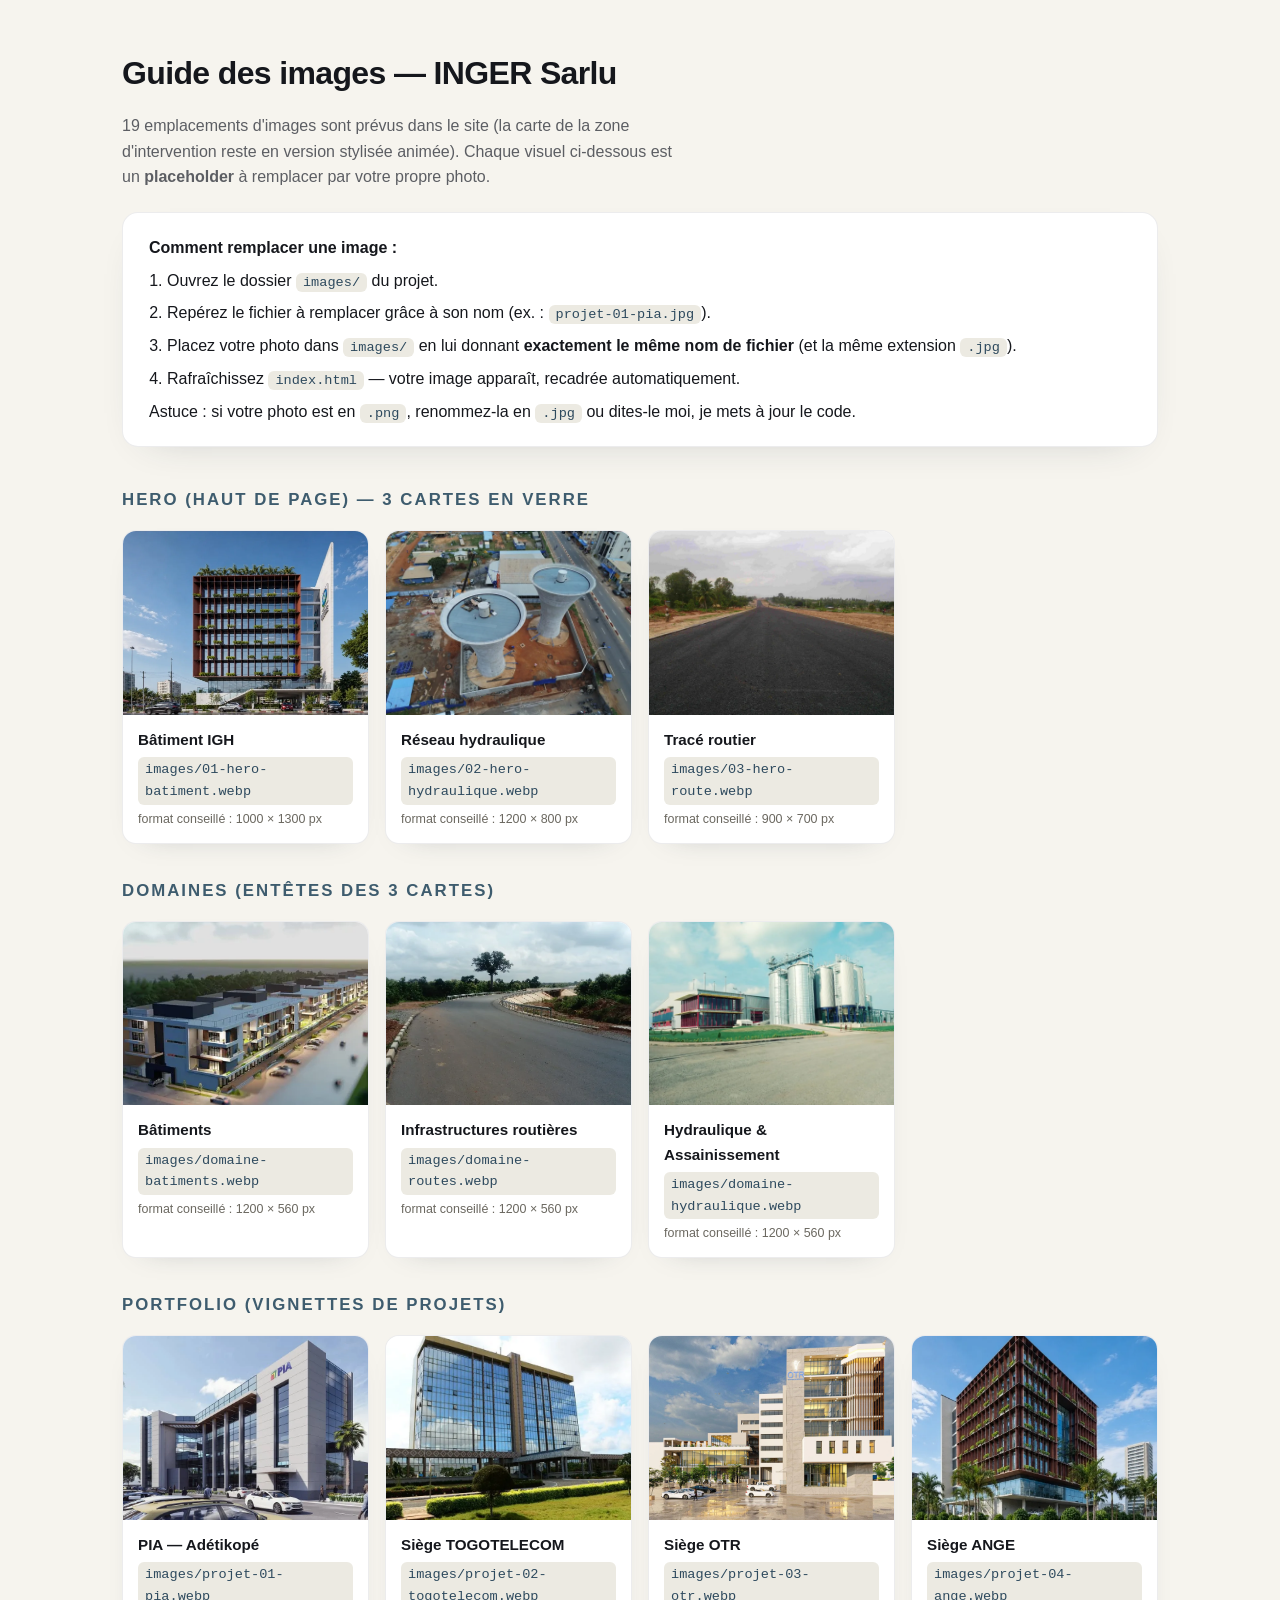
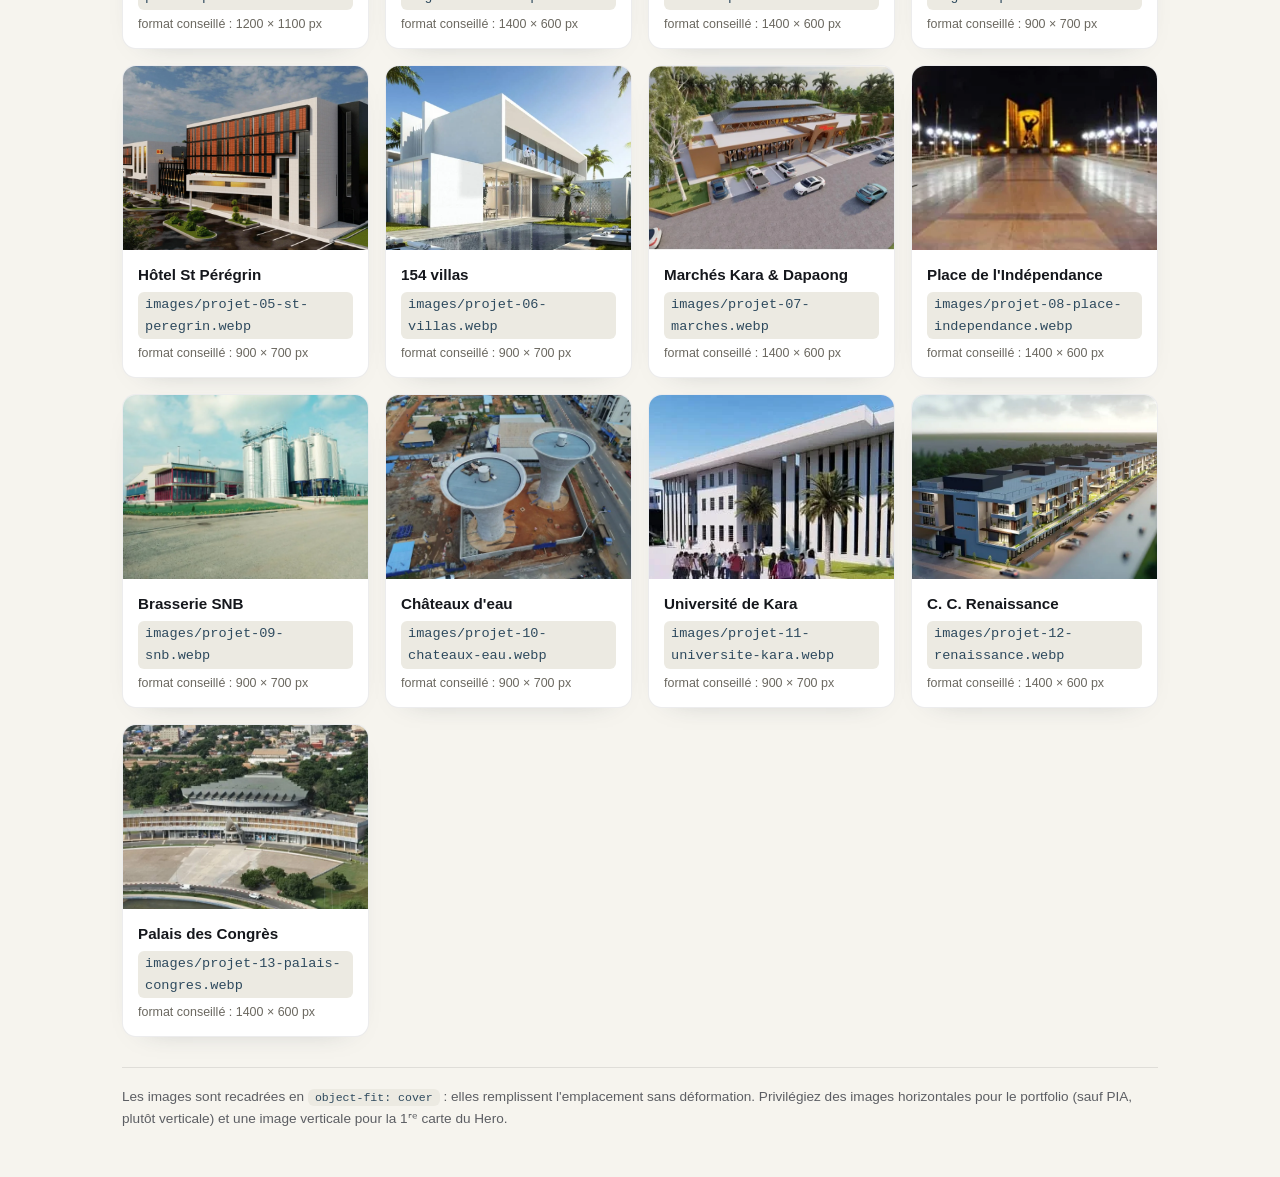
<file: GUIDE-images.html>
<!DOCTYPE html><html lang="fr"><head><meta charset="utf-8"><meta name="viewport" content="width=device-width,initial-scale=1"><title>Guide des images — INGER Sarlu</title>
<style>
*{margin:0;padding:0;box-sizing:border-box}
body{font-family:-apple-system,BlinkMacSystemFont,'Segoe UI',sans-serif;background:#F6F4EE;color:#15171C;line-height:1.6;padding:48px 32px;max-width:1100px;margin:0 auto}
h1{font-size:2rem;font-weight:600;letter-spacing:-.02em}
.lead{color:#5C5E63;margin:14px 0 8px;max-width:62ch}
.steps{background:#fff;border:1px solid rgba(21,23,28,.08);border-radius:16px;padding:22px 26px;margin:22px 0 40px;box-shadow:0 14px 40px -28px rgba(36,52,68,.3)}
.steps ol{margin-left:18px} .steps li{margin:7px 0}
code{font-family:ui-monospace,'JetBrains Mono',monospace;background:#ECEAE2;color:#2E4A5E;padding:2px 7px;border-radius:6px;font-size:.85em}
h2{font-size:1.05rem;text-transform:uppercase;letter-spacing:.12em;color:#3E5C6E;margin:34px 0 16px;font-weight:600}
.grid{display:grid;grid-template-columns:repeat(auto-fill,minmax(220px,1fr));gap:16px}
.card{background:#fff;border:1px solid rgba(21,23,28,.08);border-radius:14px;overflow:hidden;box-shadow:0 10px 30px -24px rgba(36,52,68,.4)}
.thumb{aspect-ratio:4/3;background:#ECEAE2;overflow:hidden}
.thumb img{width:100%;height:100%;object-fit:cover;display:block}
.meta{padding:13px 15px;display:flex;flex-direction:column;gap:5px}
.meta b{font-size:.95rem} .meta code{align-self:flex-start}
.meta span{font-size:.78rem;color:#6B6860}
.note{font-size:.85rem;color:#5C5E63;margin-top:30px;border-top:1px solid rgba(21,23,28,.1);padding-top:18px}
</style><link rel="icon" type="image/svg+xml" href="/favicon.svg" />
<link rel="icon" type="image/png" sizes="32x32" href="/favicon-32.png" />
<link rel="icon" type="image/png" sizes="16x16" href="/favicon-16.png" />
<link rel="apple-touch-icon" sizes="180x180" href="/apple-touch-icon.png" />
<link rel="shortcut icon" href="/favicon.ico" />
<link rel="manifest" href="/site.webmanifest" />
</head><body>
<h1>Guide des images — INGER Sarlu</h1>
<p class="lead">19 emplacements d'images sont prévus dans le site (la carte de la zone d'intervention reste en version stylisée animée). Chaque visuel ci-dessous est un <b>placeholder</b> à remplacer par votre propre photo.</p>
<div class="steps"><b>Comment remplacer une image&nbsp;:</b>
<ol><li>Ouvrez le dossier <code>images/</code> du projet.</li>
<li>Repérez le fichier à remplacer grâce à son nom (ex.&nbsp;: <code>projet-01-pia.jpg</code>).</li>
<li>Placez votre photo dans <code>images/</code> en lui donnant <b>exactement le même nom de fichier</b> (et la même extension <code>.jpg</code>).</li>
<li>Rafraîchissez <code>index.html</code> — votre image apparaît, recadrée automatiquement.</li></ol>
Astuce&nbsp;: si votre photo est en <code>.png</code>, renommez-la en <code>.jpg</code> ou dites-le moi, je mets à jour le code.</div>
<h2>Hero (haut de page) — 3 cartes en verre</h2><div class="grid"><div class="card"><div class="thumb"><img src="images/01-hero-batiment.webp" alt=""></div><div class="meta"><b>Bâtiment IGH</b><code>images/01-hero-batiment.webp</code><span>format conseillé&nbsp;: 1000 × 1300 px</span></div></div><div class="card"><div class="thumb"><img src="images/02-hero-hydraulique.webp" alt=""></div><div class="meta"><b>Réseau hydraulique</b><code>images/02-hero-hydraulique.webp</code><span>format conseillé&nbsp;: 1200 × 800 px</span></div></div><div class="card"><div class="thumb"><img src="images/03-hero-route.webp" alt=""></div><div class="meta"><b>Tracé routier</b><code>images/03-hero-route.webp</code><span>format conseillé&nbsp;: 900 × 700 px</span></div></div></div><h2>Domaines (entêtes des 3 cartes)</h2><div class="grid"><div class="card"><div class="thumb"><img src="images/domaine-batiments.webp" alt=""></div><div class="meta"><b>Bâtiments</b><code>images/domaine-batiments.webp</code><span>format conseillé&nbsp;: 1200 × 560 px</span></div></div><div class="card"><div class="thumb"><img src="images/domaine-routes.webp" alt=""></div><div class="meta"><b>Infrastructures routières</b><code>images/domaine-routes.webp</code><span>format conseillé&nbsp;: 1200 × 560 px</span></div></div><div class="card"><div class="thumb"><img src="images/domaine-hydraulique.webp" alt=""></div><div class="meta"><b>Hydraulique & Assainissement</b><code>images/domaine-hydraulique.webp</code><span>format conseillé&nbsp;: 1200 × 560 px</span></div></div></div><h2>Portfolio (vignettes de projets)</h2><div class="grid"><div class="card"><div class="thumb"><img src="images/projet-01-pia.webp" alt=""></div><div class="meta"><b>PIA — Adétikopé</b><code>images/projet-01-pia.webp</code><span>format conseillé&nbsp;: 1200 × 1100 px</span></div></div><div class="card"><div class="thumb"><img src="images/projet-02-togotelecom.webp" alt=""></div><div class="meta"><b>Siège TOGOTELECOM</b><code>images/projet-02-togotelecom.webp</code><span>format conseillé&nbsp;: 1400 × 600 px</span></div></div><div class="card"><div class="thumb"><img src="images/projet-03-otr.webp" alt=""></div><div class="meta"><b>Siège OTR</b><code>images/projet-03-otr.webp</code><span>format conseillé&nbsp;: 1400 × 600 px</span></div></div><div class="card"><div class="thumb"><img src="images/projet-04-ange.webp" alt=""></div><div class="meta"><b>Siège ANGE</b><code>images/projet-04-ange.webp</code><span>format conseillé&nbsp;: 900 × 700 px</span></div></div><div class="card"><div class="thumb"><img src="images/projet-05-st-peregrin.webp" alt=""></div><div class="meta"><b>Hôtel St Pérégrin</b><code>images/projet-05-st-peregrin.webp</code><span>format conseillé&nbsp;: 900 × 700 px</span></div></div><div class="card"><div class="thumb"><img src="images/projet-06-villas.webp" alt=""></div><div class="meta"><b>154 villas</b><code>images/projet-06-villas.webp</code><span>format conseillé&nbsp;: 900 × 700 px</span></div></div><div class="card"><div class="thumb"><img src="images/projet-07-marches.webp" alt=""></div><div class="meta"><b>Marchés Kara & Dapaong</b><code>images/projet-07-marches.webp</code><span>format conseillé&nbsp;: 1400 × 600 px</span></div></div><div class="card"><div class="thumb"><img src="images/projet-08-place-independance.webp" alt=""></div><div class="meta"><b>Place de l'Indépendance</b><code>images/projet-08-place-independance.webp</code><span>format conseillé&nbsp;: 1400 × 600 px</span></div></div><div class="card"><div class="thumb"><img src="images/projet-09-snb.webp" alt=""></div><div class="meta"><b>Brasserie SNB</b><code>images/projet-09-snb.webp</code><span>format conseillé&nbsp;: 900 × 700 px</span></div></div><div class="card"><div class="thumb"><img src="images/projet-10-chateaux-eau.webp" alt=""></div><div class="meta"><b>Châteaux d'eau</b><code>images/projet-10-chateaux-eau.webp</code><span>format conseillé&nbsp;: 900 × 700 px</span></div></div><div class="card"><div class="thumb"><img src="images/projet-11-universite-kara.webp" alt=""></div><div class="meta"><b>Université de Kara</b><code>images/projet-11-universite-kara.webp</code><span>format conseillé&nbsp;: 900 × 700 px</span></div></div><div class="card"><div class="thumb"><img src="images/projet-12-renaissance.webp" alt=""></div><div class="meta"><b>C. C. Renaissance</b><code>images/projet-12-renaissance.webp</code><span>format conseillé&nbsp;: 1400 × 600 px</span></div></div><div class="card"><div class="thumb"><img src="images/projet-13-palais-congres.webp" alt=""></div><div class="meta"><b>Palais des Congrès</b><code>images/projet-13-palais-congres.webp</code><span>format conseillé&nbsp;: 1400 × 600 px</span></div></div></div>
<p class="note">Les images sont recadrées en <code>object-fit: cover</code> : elles remplissent l'emplacement sans déformation. Privilégiez des images horizontales pour le portfolio (sauf PIA, plutôt verticale) et une image verticale pour la 1ʳᵉ carte du Hero.</p>
</body></html>
</file>
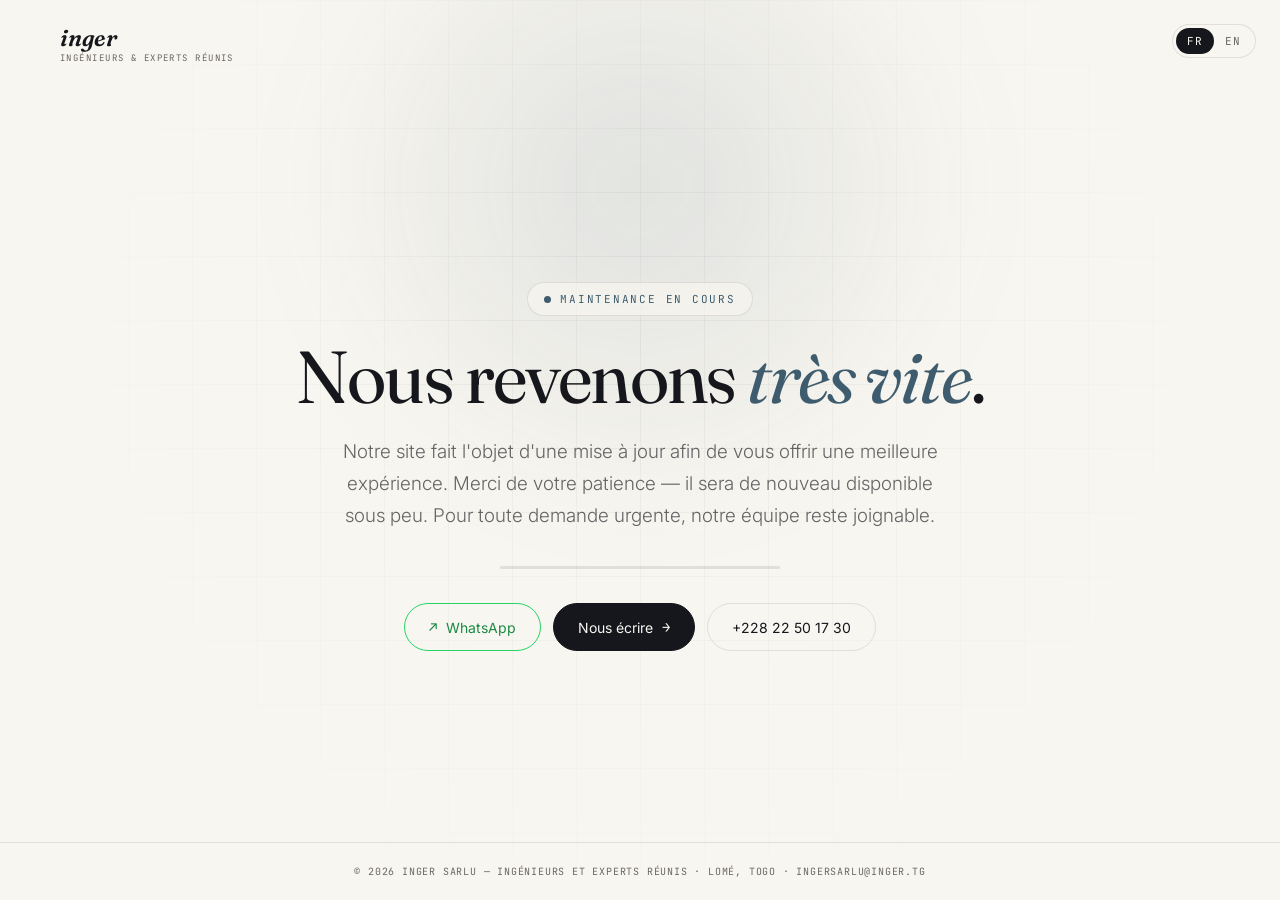
<file: maintenance.html>
<!DOCTYPE html>
<html lang="fr">
<head>
<meta charset="UTF-8" />
<meta name="viewport" content="width=device-width, initial-scale=1.0" />
<meta name="robots" content="noindex, nofollow" />
<title>Maintenance · INGER Sarlu</title>
<meta name="description" content="Le site d'INGER Sarlu est temporairement en maintenance. Nous revenons très vite." />
<link rel="preconnect" href="https://fonts.googleapis.com" />
<link rel="preconnect" href="https://fonts.gstatic.com" crossorigin />
<link href="https://fonts.googleapis.com/css2?family=Fraunces:ital,opsz,wght@0,9..144,300;0,9..144,400;0,9..144,500;1,9..144,300;1,9..144,400&family=Inter:wght@300;400;500&family=JetBrains+Mono:wght@400;500&display=swap" rel="stylesheet" />
<style>
  :root{
    --paper:#F8F6F0; --paper-2:#FFFFFF; --ink:#15171C; --concrete:#6B6860;
    --steel:#3E5C6E; --steel-l:#3E5C6E; --steel-glow:#2E4A5E; --line:rgba(24,26,31,.10);
    --serif:"Fraunces",Georgia,"Times New Roman",serif;
    --sans:"Inter",system-ui,-apple-system,sans-serif;
    --mono:"JetBrains Mono",ui-monospace,Menlo,monospace;
    --ease:cubic-bezier(.22,1,.36,1);
  }
  *{box-sizing:border-box}
  html,body{height:100%}
  body{margin:0;background:var(--paper);color:var(--ink);font-family:var(--sans);
    display:flex;flex-direction:column;min-height:100vh;position:relative;overflow-x:hidden}

  .bg{position:fixed;inset:0;z-index:0;overflow:hidden;pointer-events:none}
  .bg .grid{position:absolute;inset:0;opacity:.5;
    background-image:linear-gradient(var(--line) 1px,transparent 1px),linear-gradient(90deg,var(--line) 1px,transparent 1px);
    background-size:64px 64px;-webkit-mask-image:radial-gradient(circle at 50% 38%,#000,transparent 72%);mask-image:radial-gradient(circle at 50% 38%,#000,transparent 72%)}
  .bg .glow{position:absolute;width:60vw;height:60vw;top:-22%;left:50%;transform:translateX(-50%);border-radius:50%;
    background:radial-gradient(circle,rgba(62,92,110,.13),transparent 64%);filter:blur(46px)}

  .top{position:relative;z-index:1;padding:26px clamp(20px,5vw,60px)}
  .logo{display:inline-block;text-decoration:none;line-height:1.1}
  .logo b{font-family:var(--serif);font-style:italic;font-weight:600;font-size:23px;color:var(--ink)}
  .logo span{display:block;font-family:var(--mono);font-size:9px;letter-spacing:.16em;text-transform:uppercase;color:var(--concrete);margin-top:3px}

  main{position:relative;z-index:1;flex:1;display:flex;flex-direction:column;align-items:center;justify-content:center;
    text-align:center;padding:40px clamp(22px,5vw,40px)}
  .kick{display:inline-flex;align-items:center;gap:9px;font-family:var(--mono);font-size:11px;letter-spacing:.16em;
    text-transform:uppercase;color:var(--steel-l);border:1px solid var(--line);background:rgba(248,246,240,.7);
    padding:9px 16px;border-radius:30px}
  .kick .dot{width:7px;height:7px;border-radius:50%;background:var(--steel-l);
    box-shadow:0 0 0 0 rgba(62,92,110,.5);animation:pulse 2.4s infinite}
  @keyframes pulse{0%{box-shadow:0 0 0 0 rgba(62,92,110,.45)}70%{box-shadow:0 0 0 11px rgba(62,92,110,0)}100%{box-shadow:0 0 0 0 rgba(62,92,110,0)}}

  h1{font-family:var(--serif);font-weight:400;font-size:clamp(2.4rem,7vw,4.6rem);line-height:1;letter-spacing:-.025em;
    color:var(--ink);margin:24px 0 0;max-width:16ch}
  h1 em{font-style:italic;color:var(--steel-l)}
  .lead{margin:22px auto 0;max-width:52ch;font-size:clamp(1rem,1.6vw,1.18rem);line-height:1.7;color:rgba(24,26,31,.66);font-weight:300}

  .bar{margin:34px auto 0;width:min(280px,70vw);height:3px;border-radius:3px;background:var(--line);overflow:hidden;position:relative}
  .bar::after{content:"";position:absolute;top:0;left:-40%;width:40%;height:100%;border-radius:3px;
    background:linear-gradient(90deg,transparent,var(--steel),transparent);animation:slide 1.9s var(--ease) infinite}
  @keyframes slide{0%{left:-40%}100%{left:100%}}

  .cta{margin-top:34px;display:flex;gap:12px;flex-wrap:wrap;justify-content:center}
  .btn{display:inline-flex;align-items:center;gap:9px;font-size:14px;text-decoration:none;cursor:pointer;
    padding:14px 24px;border-radius:40px;border:1px solid var(--line);transition:all .35s var(--ease)}
  .btn .arr{font-family:var(--mono)}
  .btn-primary{background:var(--ink);color:var(--paper);border-color:var(--ink)}
  .btn-primary:hover{background:var(--steel-glow);border-color:var(--steel-glow);transform:translateY(-2px)}
  .btn-ghost{background:transparent;color:var(--ink)}
  .btn-ghost:hover{border-color:var(--ink);transform:translateY(-2px)}
  .btn-wa{border-color:#25D366;color:#1a8a45}
  .btn-wa:hover{background:#25D366;color:#fff;border-color:#25D366;transform:translateY(-2px)}

  footer{position:relative;z-index:1;text-align:center;font-family:var(--mono);font-size:10px;letter-spacing:.08em;
    text-transform:uppercase;color:var(--concrete);padding:22px;border-top:1px solid var(--line)}
  footer a{color:inherit;text-decoration:none}
  footer a:hover{color:var(--ink)}

  .lang-switch{position:fixed;top:24px;right:24px;z-index:5;display:inline-flex;align-items:center;
    border:1px solid var(--line);border-radius:30px;padding:3px;background:rgba(248,246,240,.85);
    -webkit-backdrop-filter:blur(8px);backdrop-filter:blur(8px)}
  .lang-opt{font-family:var(--mono);font-size:11px;letter-spacing:.08em;border:none;background:transparent;
    color:var(--concrete);padding:6px 11px;border-radius:30px;cursor:pointer;transition:all .3s}
  .lang-opt.active{background:var(--ink);color:var(--paper)}
  @media(max-width:560px){.lang-switch{top:14px;right:14px}.top{padding-top:60px}}

  @media(prefers-reduced-motion:reduce){.kick .dot,.bar::after{animation:none}}
</style>
</head>
<body>
  <div class="bg"><div class="glow"></div><div class="grid"></div></div>

  <div class="lang-switch" role="group" aria-label="Langue / Language">
    <button class="lang-opt active" type="button" data-lang="fr" aria-pressed="true">FR</button>
    <button class="lang-opt" type="button" data-lang="en" aria-pressed="false">EN</button>
  </div>

  <!-- Logo : remplacez le bloc texte par <img src="..." alt="INGER"> si vous avez un logo -->
  <header class="top">
    <a class="logo" href="https://www.inger.tg"><b>inger</b><span data-fr="Ingénieurs &amp; Experts Réunis" data-en="Engineers &amp; Experts United">Ingénieurs &amp; Experts Réunis</span></a>
  </header>

  <main>
    <span class="kick"><span class="dot"></span> <span data-fr="Maintenance en cours" data-en="Maintenance in progress">Maintenance en cours</span></span>
    <h1><span data-fr="Nous revenons" data-en="We'll be back">Nous revenons</span> <em data-fr="très vite" data-en="very soon">très vite</em>.</h1>
    <p class="lead" data-fr="Notre site fait l'objet d'une mise à jour afin de vous offrir une meilleure expérience. Merci de votre patience — il sera de nouveau disponible sous peu. Pour toute demande urgente, notre équipe reste joignable." data-en="Our site is being updated to give you a better experience. Thank you for your patience — it will be back online shortly. For urgent matters, our team remains reachable.">Notre site fait l'objet d'une mise à jour afin de vous offrir une meilleure expérience. Merci de votre patience — il sera de nouveau disponible sous peu. Pour toute demande urgente, notre équipe reste joignable.</p>

    <div class="bar" aria-hidden="true"></div>

    <div class="cta">
      <a class="btn btn-wa" href="https://wa.me/22879790076"><span class="arr">↗</span> WhatsApp</a>
      <a class="btn btn-primary" href="mailto:ingersarlu@inger.tg"><span data-fr="Nous écrire" data-en="Email us">Nous écrire</span> <span class="arr">→</span></a>
      <a class="btn btn-ghost" href="tel:+22822501730">+228 22 50 17 30</a>
    </div>
  </main>

  <footer>
    <span data-fr="© 2026 INGER Sarlu — Ingénieurs et Experts Réunis · Lomé, Togo" data-en="© 2026 INGER Sarlu — Engineers &amp; Experts United · Lomé, Togo">© 2026 INGER Sarlu — Ingénieurs et Experts Réunis · Lomé, Togo</span> · <a href="mailto:ingersarlu@inger.tg">ingersarlu@inger.tg</a>
  </footer>

<script>
/* i18n autonome (la page ne dépend d'aucun JS externe) */
(function(){
  var btns = document.querySelectorAll('.lang-opt');
  function apply(lang){
    document.documentElement.setAttribute('lang', lang);
    document.querySelectorAll('[data-fr][data-en]').forEach(function(e){
      e.innerHTML = lang==='en' ? e.getAttribute('data-en') : e.getAttribute('data-fr');
    });
    btns.forEach(function(b){
      var on = b.getAttribute('data-lang')===lang;
      b.classList.toggle('active', on); b.setAttribute('aria-pressed', on?'true':'false');
    });
    try{ localStorage.setItem('inger_lang', lang); }catch(e){}
  }
  btns.forEach(function(b){ b.addEventListener('click', function(){ apply(b.getAttribute('data-lang')); }); });
  var saved='fr'; try{ saved = localStorage.getItem('inger_lang')||'fr'; }catch(e){}
  apply(saved);
})();
</script>
</body>
</html>
</file>
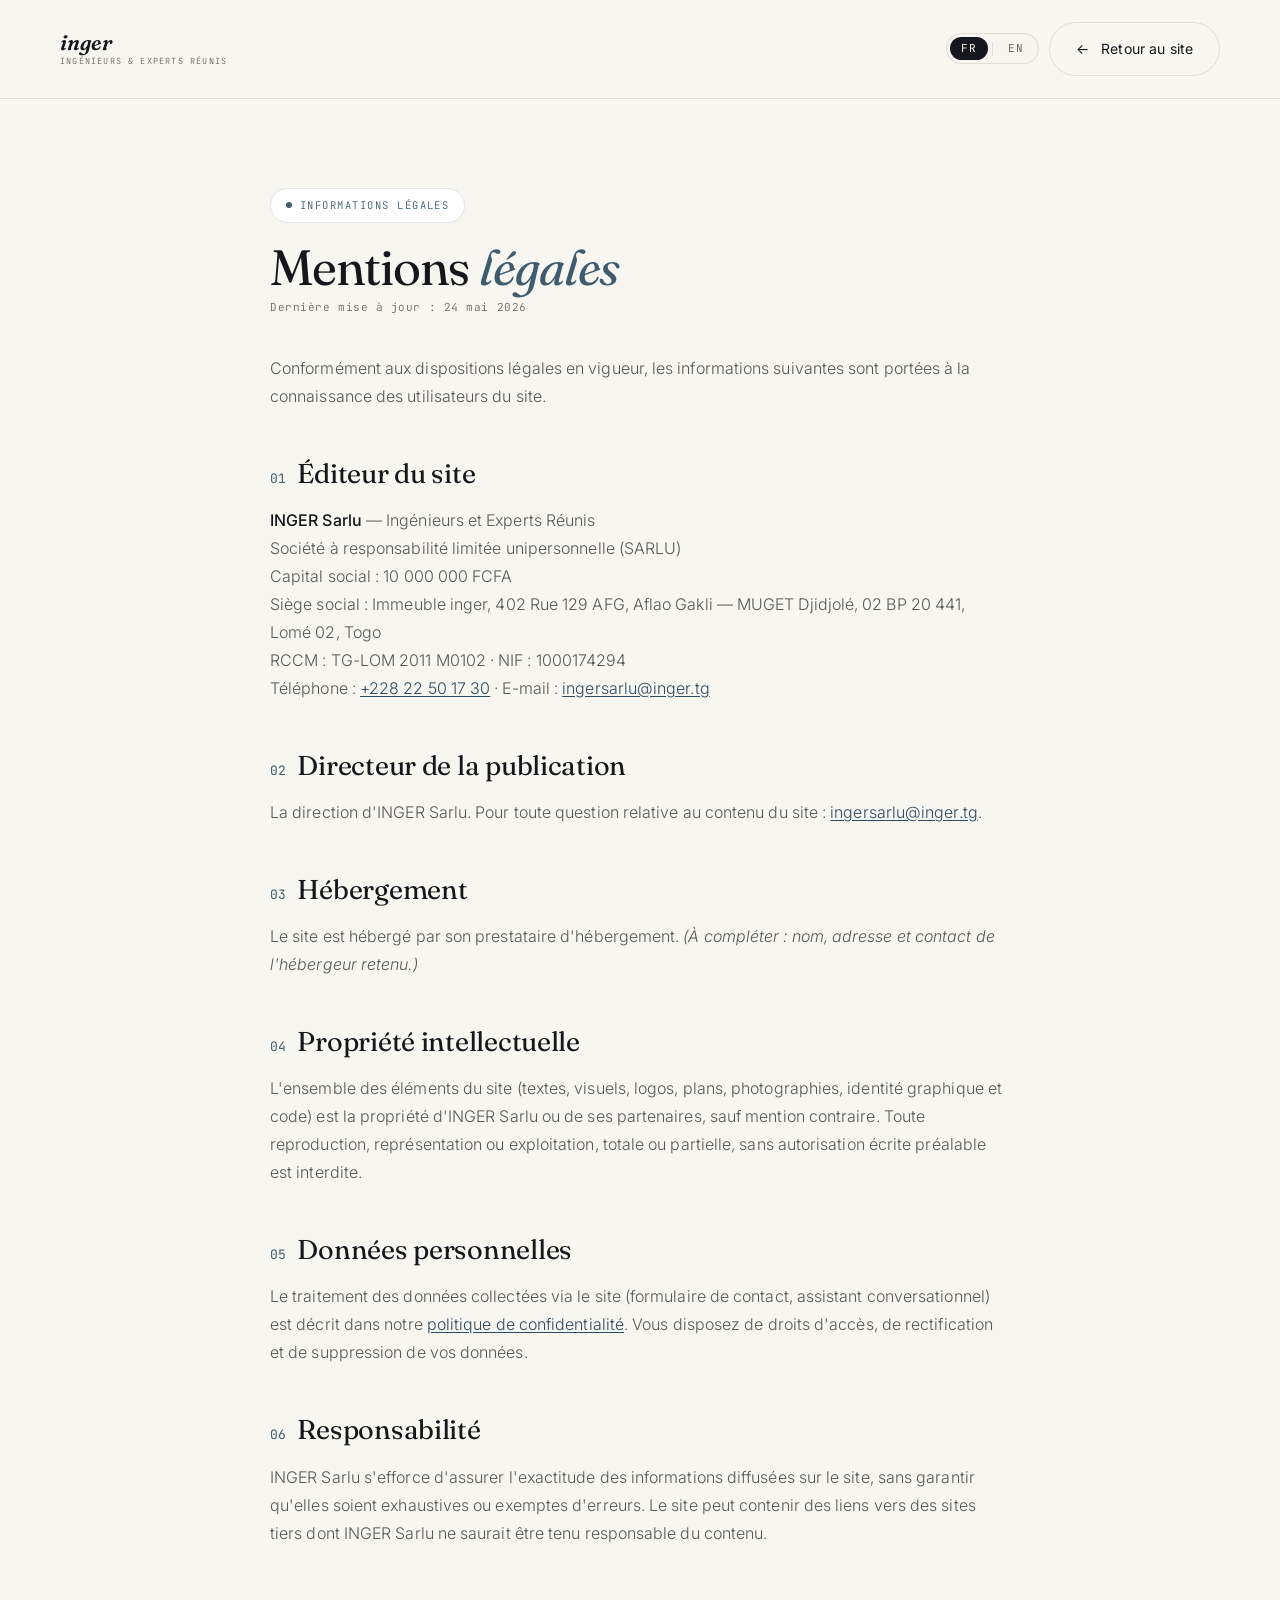
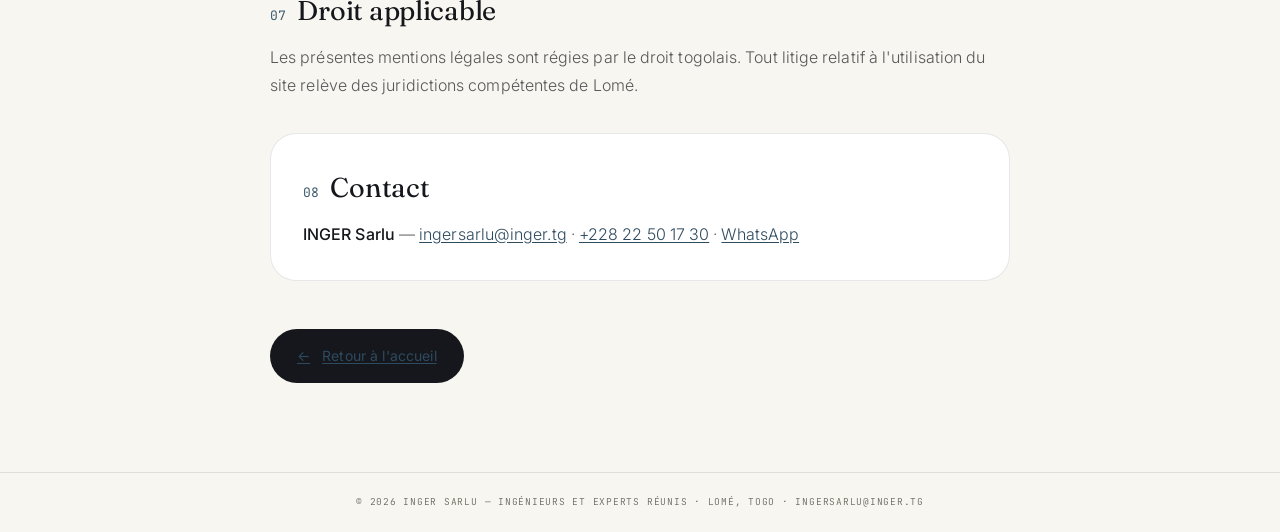
<file: mentions-legales.html>
<!DOCTYPE html>
<html lang="fr">
<head>
<meta charset="UTF-8" />
<meta name="viewport" content="width=device-width, initial-scale=1.0" />
<meta name="robots" content="noindex, follow" />
<title>Mentions légales · INGER Sarlu</title>
<meta name="description" content="Mentions légales d'INGER Sarlu — éditeur, hébergeur, propriété intellectuelle et responsabilité." />
<link rel="preconnect" href="https://fonts.googleapis.com" />
<link rel="preconnect" href="https://fonts.gstatic.com" crossorigin />
<link href="https://fonts.googleapis.com/css2?family=Fraunces:ital,opsz,wght@0,9..144,300;0,9..144,400;0,9..144,500;0,9..144,600;1,9..144,300;1,9..144,400&family=Inter:wght@300;400;500;600&family=JetBrains+Mono:wght@300;400;500&display=swap" rel="stylesheet" />
<link rel="stylesheet" href="css/style.css" />
<style>
  .lg{background:var(--paper);min-height:100vh;display:flex;flex-direction:column}
  .lg-nav{display:flex;align-items:center;justify-content:space-between;padding:22px clamp(20px,5vw,60px);
    border-bottom:1px solid var(--line-d);gap:12px;flex-wrap:wrap}
  .lg-logo{line-height:1.1;text-decoration:none}
  .lg-logo b{font-family:var(--serif);font-style:italic;font-weight:600;font-size:21px;color:var(--ink)}
  .lg-logo span{display:block;font-family:var(--mono);font-size:8.5px;letter-spacing:.14em;text-transform:uppercase;color:var(--concrete);margin-top:3px}
  .lg-nav-right{display:flex;align-items:center;gap:10px;flex-wrap:wrap}
  .lg-nav .lang-switch{display:inline-flex;align-items:center;border:1px solid var(--line-d);border-radius:30px;padding:3px;background:rgba(248,246,240,.7)}
  .lg-nav .lang-opt{font-family:var(--mono);font-size:11px;letter-spacing:.08em;border:none;background:transparent;color:var(--concrete);padding:6px 11px;border-radius:30px;cursor:pointer;transition:all .3s}
  .lg-nav .lang-opt.active{background:var(--ink);color:var(--paper)}
  .lg-nav .lang-sep{width:1px;height:14px;background:var(--line-d);margin:0 2px}
  .lg-wrap{flex:1;width:100%;max-width:820px;margin:0 auto;padding:clamp(40px,7vw,90px) clamp(22px,5vw,40px)}
  .lg-kick{display:inline-flex;align-items:center;gap:8px;font-family:var(--mono);font-size:10.5px;letter-spacing:.14em;
    text-transform:uppercase;color:var(--steel-l);border:1px solid var(--line-d);background:var(--paper-2);padding:8px 15px;border-radius:30px}
  .lg-kick .d{width:6px;height:6px;border-radius:50%;background:var(--steel-l)}
  .lg-h1{font-family:var(--serif);font-weight:400;font-size:clamp(2rem,5vw,3.1rem);letter-spacing:-.02em;color:var(--ink);margin:18px 0 6px;line-height:1.05}
  .lg-h1 em{font-style:italic;color:var(--steel-l)}
  .lg-upd{font-family:var(--mono);font-size:11px;letter-spacing:.05em;color:var(--concrete);margin-bottom:38px}
  .lg-wrap h2{font-family:var(--serif);font-weight:400;font-size:clamp(1.3rem,2.6vw,1.7rem);color:var(--ink);
    margin:42px 0 12px;letter-spacing:-.01em}
  .lg-wrap h2 .nb{font-family:var(--mono);font-size:13px;color:var(--steel-l);margin-right:12px}
  .lg-wrap p,.lg-wrap li{color:rgba(24,26,31,.72);font-size:1rem;line-height:1.75;font-weight:300}
  .lg-wrap p{margin:0 0 14px}
  .lg-wrap ul{list-style:none;padding:0;margin:0 0 14px;display:grid;gap:10px}
  .lg-wrap li{display:flex;gap:12px;align-items:flex-start}
  .lg-wrap li::before{content:"";width:5px;height:5px;border-radius:50%;background:var(--steel-l);margin-top:10px;flex:none;opacity:.55}
  .lg-wrap a{color:var(--steel-glow);text-decoration:underline;text-underline-offset:2px}
  .lg-wrap strong{color:var(--ink);font-weight:500}
  .lg-card{background:var(--paper-2);border:1px solid var(--line-d);border-radius:var(--r-lg);padding:clamp(22px,3vw,32px);margin:34px 0}
  .lg-back{margin-top:48px}
  .lg-foot{text-align:center;font-family:var(--mono);font-size:9.5px;letter-spacing:.08em;text-transform:uppercase;
    color:var(--concrete);padding:22px;border-top:1px solid var(--line-d)}
  .lg-foot a{color:inherit;text-decoration:none}
</style>
<link rel="icon" type="image/svg+xml" href="/favicon.svg" />
<link rel="icon" type="image/png" sizes="32x32" href="/favicon-32.png" />
<link rel="icon" type="image/png" sizes="16x16" href="/favicon-16.png" />
<link rel="apple-touch-icon" sizes="180x180" href="/apple-touch-icon.png" />
<link rel="shortcut icon" href="/favicon.ico" />
<link rel="manifest" href="/site.webmanifest" />
</head>
<body>
<main class="lg">
  <header class="lg-nav">
    <a href="index.html" class="lg-logo"><b>inger</b><span data-fr="Ingénieurs &amp; Experts Réunis" data-en="Engineers &amp; Experts United">Ingénieurs &amp; Experts Réunis</span></a>
    <div class="lg-nav-right">
      <div class="lang-switch" role="group" aria-label="Langue / Language">
        <button class="lang-opt active" type="button" data-lang="fr" aria-pressed="true">FR</button>
        <span class="lang-sep"></span>
        <button class="lang-opt" type="button" data-lang="en" aria-pressed="false">EN</button>
      </div>
      <a href="index.html" class="btn btn-ghost"><span class="arr">←</span> <span data-fr="Retour au site" data-en="Back to site">Retour au site</span></a>
    </div>
  </header>

  <div class="lg-wrap">
    <span class="lg-kick"><span class="d"></span> <span data-fr="Informations légales" data-en="Legal information">Informations légales</span></span>
    <h1 class="lg-h1"><span data-fr="Mentions" data-en="Legal">Mentions</span> <em data-fr="légales" data-en="notice">légales</em></h1>
    <div class="lg-upd" data-fr="Dernière mise à jour : 24 mai 2026" data-en="Last updated: 24 May 2026">Dernière mise à jour : 24 mai 2026</div>

    <p data-fr="Conformément aux dispositions légales en vigueur, les informations suivantes sont portées à la connaissance des utilisateurs du site." data-en="In accordance with applicable legal provisions, the following information is brought to the attention of users of the site.">Conformément aux dispositions légales en vigueur, les informations suivantes sont portées à la connaissance des utilisateurs du site.</p>

    <h2><span class="nb">01</span><span data-fr="Éditeur du site" data-en="Site publisher">Éditeur du site</span></h2>
    <p data-fr="&lt;strong&gt;INGER Sarlu&lt;/strong&gt; — Ingénieurs et Experts Réunis&lt;br&gt;Société à responsabilité limitée unipersonnelle (SARLU)&lt;br&gt;Capital social : 10 000 000 FCFA&lt;br&gt;Siège social : Immeuble inger, 402 Rue 129 AFG, Aflao Gakli — MUGET Djidjolé, 02 BP 20 441, Lomé 02, Togo&lt;br&gt;RCCM : TG-LOM 2011 M0102 · NIF : 1000174294&lt;br&gt;Téléphone : &lt;a href=&quot;tel:+22822501730&quot;&gt;+228 22 50 17 30&lt;/a&gt; · E-mail : &lt;a href=&quot;mailto:ingersarlu@inger.tg&quot;&gt;ingersarlu@inger.tg&lt;/a&gt;" data-en="&lt;strong&gt;INGER Sarlu&lt;/strong&gt; — Engineers &amp; Experts United&lt;br&gt;Single-shareholder limited liability company (SARLU)&lt;br&gt;Share capital: 10,000,000 FCFA&lt;br&gt;Registered office: Immeuble inger, 402 Rue 129 AFG, Aflao Gakli — MUGET Djidjolé, 02 BP 20 441, Lomé 02, Togo&lt;br&gt;Trade register: TG-LOM 2011 M0102 · Tax ID: 1000174294&lt;br&gt;Phone: &lt;a href=&quot;tel:+22822501730&quot;&gt;+228 22 50 17 30&lt;/a&gt; · Email: &lt;a href=&quot;mailto:ingersarlu@inger.tg&quot;&gt;ingersarlu@inger.tg&lt;/a&gt;">
      <strong>INGER Sarlu</strong> — Ingénieurs et Experts Réunis<br>
      Société à responsabilité limitée unipersonnelle (SARLU)<br>
      Capital social : 10 000 000 FCFA<br>
      Siège social : Immeuble inger, 402 Rue 129 AFG, Aflao Gakli — MUGET Djidjolé, 02 BP 20 441, Lomé 02, Togo<br>
      RCCM : TG-LOM 2011 M0102 · NIF : 1000174294<br>
      Téléphone : <a href="tel:+22822501730">+228 22 50 17 30</a> · E-mail : <a href="mailto:ingersarlu@inger.tg">ingersarlu@inger.tg</a>
    </p>

    <h2><span class="nb">02</span><span data-fr="Directeur de la publication" data-en="Publication director">Directeur de la publication</span></h2>
    <p data-fr="La direction d'INGER Sarlu. Pour toute question relative au contenu du site : &lt;a href=&quot;mailto:ingersarlu@inger.tg&quot;&gt;ingersarlu@inger.tg&lt;/a&gt;." data-en="The management of INGER Sarlu. For any question regarding the content of the site: &lt;a href=&quot;mailto:ingersarlu@inger.tg&quot;&gt;ingersarlu@inger.tg&lt;/a&gt;.">La direction d'INGER Sarlu. Pour toute question relative au contenu du site : <a href="mailto:ingersarlu@inger.tg">ingersarlu@inger.tg</a>.</p>

    <h2><span class="nb">03</span><span data-fr="Hébergement" data-en="Hosting">Hébergement</span></h2>
    <p data-fr="Le site est hébergé par son prestataire d'hébergement. &lt;em&gt;(À compléter : nom, adresse et contact de l'hébergeur retenu.)&lt;/em&gt;" data-en="The site is hosted by its hosting provider. &lt;em&gt;(To be completed: name, address and contact of the chosen host.)&lt;/em&gt;">Le site est hébergé par son prestataire d'hébergement. <em>(À compléter : nom, adresse et contact de l'hébergeur retenu.)</em></p>

    <h2><span class="nb">04</span><span data-fr="Propriété intellectuelle" data-en="Intellectual property">Propriété intellectuelle</span></h2>
    <p data-fr="L'ensemble des éléments du site (textes, visuels, logos, plans, photographies, identité graphique et code) est la propriété d'INGER Sarlu ou de ses partenaires, sauf mention contraire. Toute reproduction, représentation ou exploitation, totale ou partielle, sans autorisation écrite préalable est interdite." data-en="All elements of the site (texts, visuals, logos, drawings, photographs, graphic identity and code) are the property of INGER Sarlu or its partners, unless stated otherwise. Any reproduction, representation or use, in whole or in part, without prior written authorisation is prohibited.">L'ensemble des éléments du site (textes, visuels, logos, plans, photographies, identité graphique et code) est la propriété d'INGER Sarlu ou de ses partenaires, sauf mention contraire. Toute reproduction, représentation ou exploitation, totale ou partielle, sans autorisation écrite préalable est interdite.</p>

    <h2><span class="nb">05</span><span data-fr="Données personnelles" data-en="Personal data">Données personnelles</span></h2>
    <p data-fr="Le traitement des données collectées via le site (formulaire de contact, assistant conversationnel) est décrit dans notre &lt;a href=&quot;politique-confidentialite.html&quot;&gt;politique de confidentialité&lt;/a&gt;. Vous disposez de droits d'accès, de rectification et de suppression de vos données." data-en="The processing of data collected via the site (contact form, chatbot) is described in our &lt;a href=&quot;politique-confidentialite.html&quot;&gt;privacy policy&lt;/a&gt;. You have rights of access, rectification and deletion of your data.">Le traitement des données collectées via le site (formulaire de contact, assistant conversationnel) est décrit dans notre <a href="politique-confidentialite.html">politique de confidentialité</a>. Vous disposez de droits d'accès, de rectification et de suppression de vos données.</p>

    <h2><span class="nb">06</span><span data-fr="Responsabilité" data-en="Liability">Responsabilité</span></h2>
    <p data-fr="INGER Sarlu s'efforce d'assurer l'exactitude des informations diffusées sur le site, sans garantir qu'elles soient exhaustives ou exemptes d'erreurs. Le site peut contenir des liens vers des sites tiers dont INGER Sarlu ne saurait être tenu responsable du contenu." data-en="INGER Sarlu strives to ensure the accuracy of the information published on the site, without guaranteeing it to be exhaustive or error-free. The site may contain links to third-party sites for which INGER Sarlu cannot be held responsible.">INGER Sarlu s'efforce d'assurer l'exactitude des informations diffusées sur le site, sans garantir qu'elles soient exhaustives ou exemptes d'erreurs. Le site peut contenir des liens vers des sites tiers dont INGER Sarlu ne saurait être tenu responsable du contenu.</p>

    <h2><span class="nb">07</span><span data-fr="Droit applicable" data-en="Applicable law">Droit applicable</span></h2>
    <p data-fr="Les présentes mentions légales sont régies par le droit togolais. Tout litige relatif à l'utilisation du site relève des juridictions compétentes de Lomé." data-en="These legal notices are governed by Togolese law. Any dispute relating to the use of the site falls within the jurisdiction of the competent courts of Lomé.">Les présentes mentions légales sont régies par le droit togolais. Tout litige relatif à l'utilisation du site relève des juridictions compétentes de Lomé.</p>

    <div class="lg-card">
      <h2 style="margin-top:0"><span class="nb">08</span><span data-fr="Contact" data-en="Contact">Contact</span></h2>
      <p style="margin-bottom:0" data-fr="&lt;strong&gt;INGER Sarlu&lt;/strong&gt; — &lt;a href=&quot;mailto:ingersarlu@inger.tg&quot;&gt;ingersarlu@inger.tg&lt;/a&gt; · &lt;a href=&quot;tel:+22822501730&quot;&gt;+228 22 50 17 30&lt;/a&gt; · &lt;a href=&quot;https://wa.me/22879790076&quot;&gt;WhatsApp&lt;/a&gt;" data-en="&lt;strong&gt;INGER Sarlu&lt;/strong&gt; — &lt;a href=&quot;mailto:ingersarlu@inger.tg&quot;&gt;ingersarlu@inger.tg&lt;/a&gt; · &lt;a href=&quot;tel:+22822501730&quot;&gt;+228 22 50 17 30&lt;/a&gt; · &lt;a href=&quot;https://wa.me/22879790076&quot;&gt;WhatsApp&lt;/a&gt;"><strong>INGER Sarlu</strong> — <a href="mailto:ingersarlu@inger.tg">ingersarlu@inger.tg</a> · <a href="tel:+22822501730">+228 22 50 17 30</a> · <a href="https://wa.me/22879790076">WhatsApp</a></p>
    </div>

    <div class="lg-back">
      <a href="index.html" class="btn btn-primary"><span class="arr">←</span> <span data-fr="Retour à l'accueil" data-en="Back to home">Retour à l'accueil</span></a>
    </div>
  </div>

  <footer class="lg-foot">
    <span data-fr="© 2026 INGER Sarlu — Ingénieurs et Experts Réunis · Lomé, Togo" data-en="© 2026 INGER Sarlu — Engineers &amp; Experts United · Lomé, Togo">© 2026 INGER Sarlu — Ingénieurs et Experts Réunis · Lomé, Togo</span> · <a href="mailto:ingersarlu@inger.tg">ingersarlu@inger.tg</a>
  </footer>
</main>
<script src="js/i18n.js" defer></script>
</body>
</html>
</file>
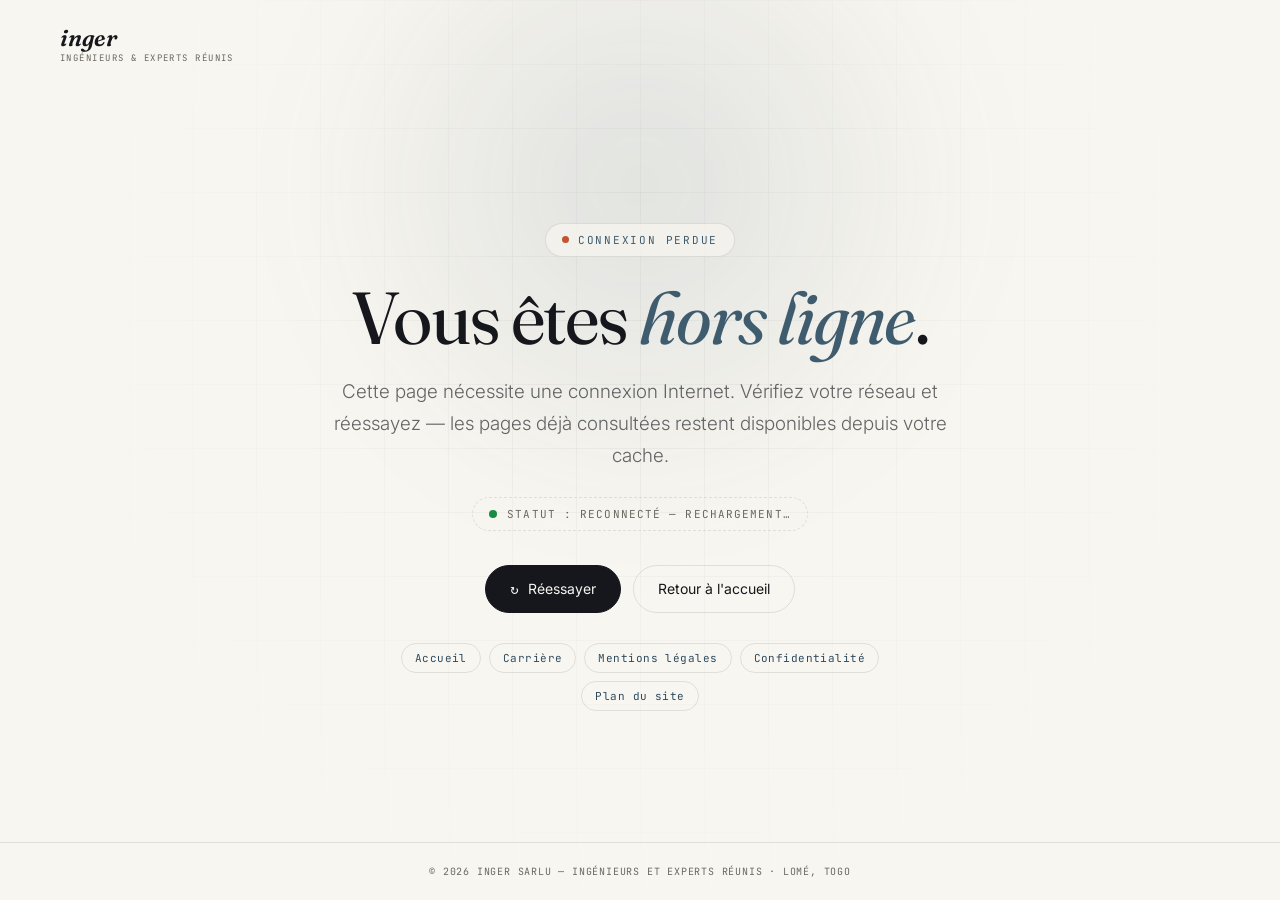
<file: offline.html>
<!DOCTYPE html>
<html lang="fr">
<head>
<meta charset="UTF-8" />
<meta name="viewport" content="width=device-width, initial-scale=1.0" />
<meta name="robots" content="noindex, nofollow" />
<title>Hors ligne · INGER Sarlu</title>
<meta name="description" content="Vous êtes actuellement hors ligne. Le site INGER Sarlu sera de nouveau disponible dès le rétablissement de votre connexion." />
<link rel="preconnect" href="https://fonts.googleapis.com" />
<link rel="preconnect" href="https://fonts.gstatic.com" crossorigin />
<link href="https://fonts.googleapis.com/css2?family=Fraunces:ital,opsz,wght@0,9..144,300;0,9..144,400;0,9..144,500;1,9..144,300;1,9..144,400&family=Inter:wght@300;400;500&family=JetBrains+Mono:wght@400;500&display=swap" rel="stylesheet" />
<style>
  :root{
    --paper:#F8F6F0; --paper-2:#FFFFFF; --ink:#15171C; --concrete:#6B6860;
    --steel:#3E5C6E; --steel-l:#3E5C6E; --steel-glow:#2E4A5E; --line:rgba(24,26,31,.10);
    --serif:"Fraunces",Georgia,"Times New Roman",serif;
    --sans:"Inter",system-ui,-apple-system,sans-serif;
    --mono:"JetBrains Mono",ui-monospace,Menlo,monospace;
    --ease:cubic-bezier(.22,1,.36,1);
  }
  *{box-sizing:border-box}
  html,body{height:100%}
  body{margin:0;background:var(--paper);color:var(--ink);font-family:var(--sans);
    display:flex;flex-direction:column;min-height:100vh;position:relative;overflow-x:hidden}

  .bg{position:fixed;inset:0;z-index:0;overflow:hidden;pointer-events:none}
  .bg .grid{position:absolute;inset:0;opacity:.45;
    background-image:linear-gradient(var(--line) 1px,transparent 1px),linear-gradient(90deg,var(--line) 1px,transparent 1px);
    background-size:64px 64px;-webkit-mask-image:radial-gradient(circle at 50% 38%,#000,transparent 72%);mask-image:radial-gradient(circle at 50% 38%,#000,transparent 72%)}
  .bg .glow{position:absolute;width:60vw;height:60vw;top:-22%;left:50%;transform:translateX(-50%);border-radius:50%;
    background:radial-gradient(circle,rgba(62,92,110,.13),transparent 64%);filter:blur(46px)}

  .top{position:relative;z-index:1;padding:26px clamp(20px,5vw,60px)}
  .logo{display:inline-block;text-decoration:none;line-height:1.1}
  .logo b{font-family:var(--serif);font-style:italic;font-weight:600;font-size:23px;color:var(--ink)}
  .logo span{display:block;font-family:var(--mono);font-size:9px;letter-spacing:.16em;text-transform:uppercase;color:var(--concrete);margin-top:3px}

  main{position:relative;z-index:1;flex:1;display:flex;flex-direction:column;align-items:center;justify-content:center;
    text-align:center;padding:40px clamp(22px,5vw,40px)}
  .kick{display:inline-flex;align-items:center;gap:9px;font-family:var(--mono);font-size:11px;letter-spacing:.16em;
    text-transform:uppercase;color:var(--steel-l);border:1px solid var(--line);background:rgba(248,246,240,.7);
    padding:9px 16px;border-radius:30px}
  .kick .dot{width:7px;height:7px;border-radius:50%;background:#C0552F;
    box-shadow:0 0 0 0 rgba(192,85,47,.5);animation:pulse 2.4s infinite}
  @keyframes pulse{0%{box-shadow:0 0 0 0 rgba(192,85,47,.45)}70%{box-shadow:0 0 0 11px rgba(192,85,47,0)}100%{box-shadow:0 0 0 0 rgba(192,85,47,0)}}

  h1{font-family:var(--serif);font-weight:400;font-size:clamp(2.4rem,7vw,4.6rem);line-height:1;letter-spacing:-.025em;
    color:var(--ink);margin:24px 0 0;max-width:16ch}
  h1 em{font-style:italic;color:var(--steel-l)}
  .lead{margin:22px auto 0;max-width:54ch;font-size:clamp(1rem,1.6vw,1.18rem);line-height:1.7;color:rgba(24,26,31,.66);font-weight:300}

  .status{margin-top:24px;display:inline-flex;align-items:center;gap:10px;
    font-family:var(--mono);font-size:11px;letter-spacing:.1em;text-transform:uppercase;color:var(--concrete);
    border:1px dashed var(--line);padding:9px 16px;border-radius:30px}
  .status .net{width:8px;height:8px;border-radius:50%;background:#C0552F;transition:background .4s}
  .status.online .net{background:#1a8a45}

  .cta{margin-top:34px;display:flex;gap:12px;flex-wrap:wrap;justify-content:center}
  .btn{display:inline-flex;align-items:center;gap:9px;font-size:14px;text-decoration:none;cursor:pointer;font-family:inherit;
    padding:14px 24px;border-radius:40px;border:1px solid var(--line);transition:all .35s var(--ease)}
  .btn .arr{font-family:var(--mono)}
  .btn-primary{background:var(--ink);color:var(--paper);border-color:var(--ink)}
  .btn-primary:hover{background:var(--steel-glow);border-color:var(--steel-glow);transform:translateY(-2px)}
  .btn-ghost{background:transparent;color:var(--ink)}
  .btn-ghost:hover{border-color:var(--ink);transform:translateY(-2px)}

  .links{margin-top:30px;display:flex;gap:8px;flex-wrap:wrap;justify-content:center;max-width:520px}
  .links a{font-family:var(--mono);font-size:11px;letter-spacing:.04em;color:var(--steel-glow);
    text-decoration:none;border:1px solid var(--line);padding:7px 13px;border-radius:30px;transition:all .3s var(--ease)}
  .links a:hover{background:var(--ink);color:var(--paper);border-color:var(--ink)}

  footer{position:relative;z-index:1;text-align:center;font-family:var(--mono);font-size:10px;letter-spacing:.08em;
    text-transform:uppercase;color:var(--concrete);padding:22px;border-top:1px solid var(--line)}
  footer a{color:inherit;text-decoration:none}
  footer a:hover{color:var(--ink)}

  @media(prefers-reduced-motion:reduce){.kick .dot{animation:none}}
</style>
<link rel="icon" type="image/svg+xml" href="/favicon.svg" />
<link rel="icon" type="image/png" sizes="32x32" href="/favicon-32.png" />
<link rel="icon" type="image/png" sizes="16x16" href="/favicon-16.png" />
<link rel="apple-touch-icon" sizes="180x180" href="/apple-touch-icon.png" />
<link rel="shortcut icon" href="/favicon.ico" />
<link rel="manifest" href="/site.webmanifest" />
</head>
<body>
  <div class="bg"><div class="glow"></div><div class="grid"></div></div>

  <header class="top">
    <a class="logo" href="./"><b>inger</b><span>Ingénieurs &amp; Experts Réunis</span></a>
  </header>

  <main>
    <span class="kick"><span class="dot"></span> <span data-fr="Connexion perdue" data-en="Connection lost">Connexion perdue</span></span>
    <h1><span data-fr="Vous êtes" data-en="You're">Vous êtes</span> <em data-fr="hors ligne" data-en="offline">hors ligne</em>.</h1>
    <p class="lead" data-fr="Cette page nécessite une connexion Internet. Vérifiez votre réseau et réessayez — les pages déjà consultées restent disponibles depuis votre cache." data-en="This page requires an internet connection. Check your network and retry — pages you've already visited remain available from your cache.">Cette page nécessite une connexion Internet. Vérifiez votre réseau et réessayez — les pages déjà consultées restent disponibles depuis votre cache.</p>

    <div class="status" id="status">
      <span class="net"></span>
      <span id="status-txt" data-fr="Statut : hors ligne" data-en="Status: offline">Statut : hors ligne</span>
    </div>

    <div class="cta">
      <a class="btn btn-primary" href="javascript:void(0)" onclick="location.reload();return false;"><span class="arr">↻</span> <span data-fr="Réessayer" data-en="Retry">Réessayer</span></a>
      <a class="btn btn-ghost" href="./" data-fr="Retour à l'accueil" data-en="Back to home">Retour à l'accueil</a>
    </div>

    <nav class="links" aria-label="Pages mises en cache">
      <a href="./index.html" data-fr="Accueil" data-en="Home">Accueil</a>
      <a href="./carriere.html" data-fr="Carrière" data-en="Careers">Carrière</a>
      <a href="./mentions-legales.html" data-fr="Mentions légales" data-en="Legal">Mentions légales</a>
      <a href="./politique-confidentialite.html" data-fr="Confidentialité" data-en="Privacy">Confidentialité</a>
      <a href="./sitemap.html" data-fr="Plan du site" data-en="Site map">Plan du site</a>
    </nav>
  </main>

  <footer>
    <span data-fr="© 2026 INGER Sarlu — Ingénieurs et Experts Réunis · Lomé, Togo" data-en="© 2026 INGER Sarlu — Engineers &amp; Experts United · Lomé, Togo">© 2026 INGER Sarlu — Ingénieurs et Experts Réunis · Lomé, Togo</span>
  </footer>

<script>
/* i18n autonome (la page peut être servie sans JS externe) */
(function(){
  function apply(lang){
    document.documentElement.setAttribute('lang', lang);
    document.querySelectorAll('[data-fr][data-en]').forEach(function(e){
      e.innerHTML = lang==='en' ? e.getAttribute('data-en') : e.getAttribute('data-fr');
    });
    try{ localStorage.setItem('inger_lang', lang); }catch(e){}
  }
  var saved='fr'; try{ saved = localStorage.getItem('inger_lang')||'fr'; }catch(e){}
  apply(saved);
})();

/* Indicateur réseau en temps réel + reload auto au retour online */
(function(){
  var s = document.getElementById('status');
  var t = document.getElementById('status-txt');
  function update(){
    var on = navigator.onLine;
    s.classList.toggle('online', on);
    if (on) {
      t.textContent = (localStorage.getItem('inger_lang')||'fr')==='en' ? 'Status: back online — reloading…' : 'Statut : reconnecté — rechargement…';
      setTimeout(function(){ location.reload(); }, 800);
    } else {
      t.textContent = (localStorage.getItem('inger_lang')||'fr')==='en' ? 'Status: offline' : 'Statut : hors ligne';
    }
  }
  window.addEventListener('online', update);
  window.addEventListener('offline', update);
  update();
})();
</script>
</body>
</html>
</file>
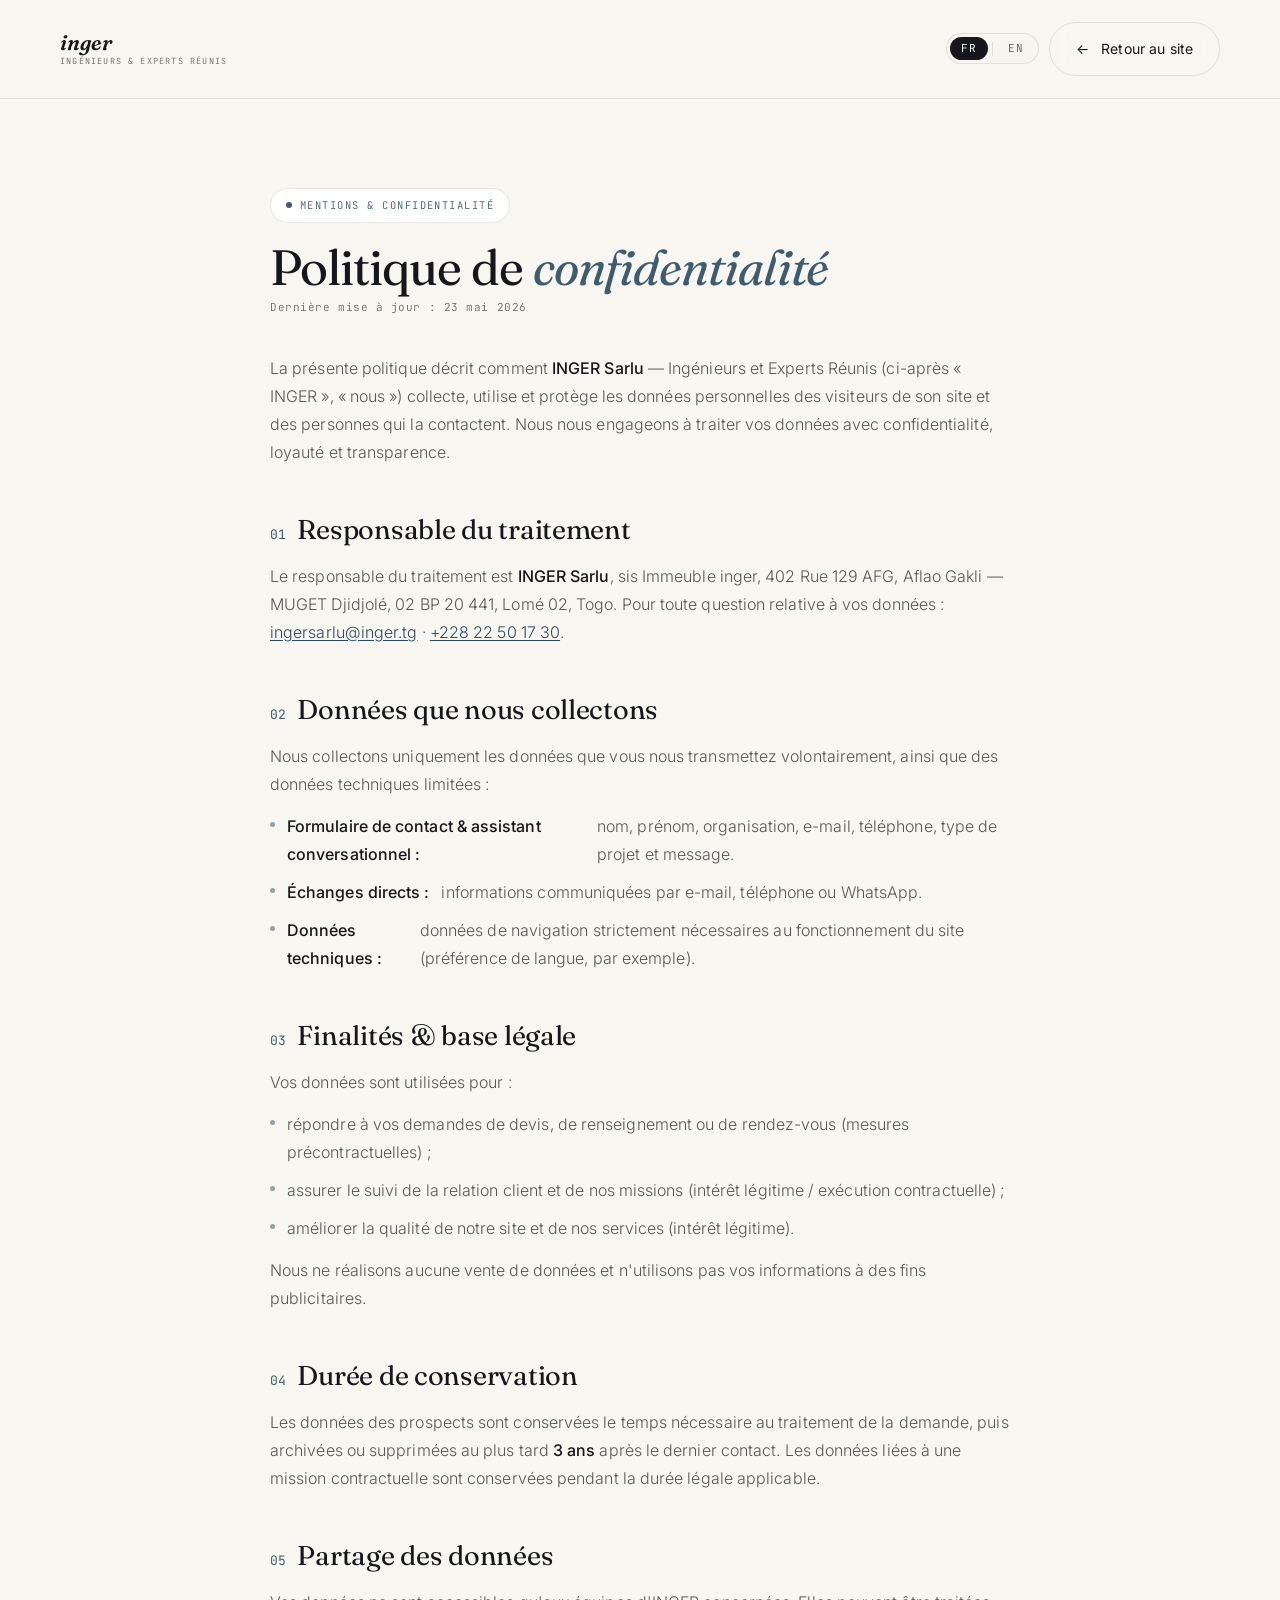
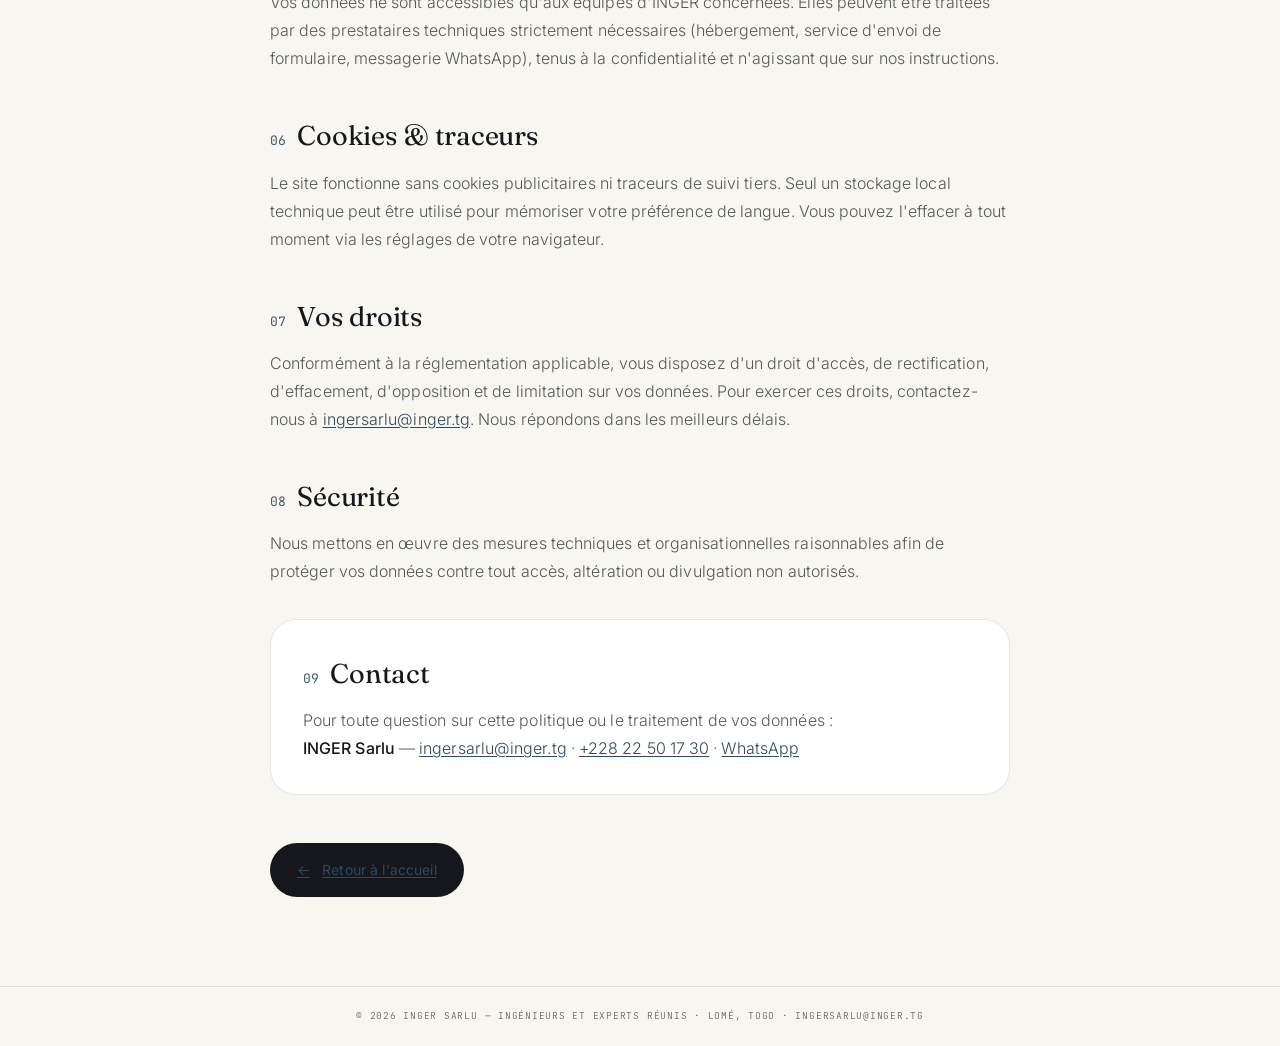
<file: politique-confidentialite.html>
<!DOCTYPE html>
<html lang="fr">
<head>
<meta charset="UTF-8" />
<meta name="viewport" content="width=device-width, initial-scale=1.0" />
<meta name="robots" content="noindex, follow" />
<title>Politique de confidentialité · INGER Sarlu</title>
<meta name="description" content="Politique de confidentialité d'INGER Sarlu : données collectées, finalités, conservation, droits et contact." />
<link rel="preconnect" href="https://fonts.googleapis.com" />
<link rel="preconnect" href="https://fonts.gstatic.com" crossorigin />
<link href="https://fonts.googleapis.com/css2?family=Fraunces:ital,opsz,wght@0,9..144,300;0,9..144,400;0,9..144,500;0,9..144,600;1,9..144,300;1,9..144,400&family=Inter:wght@300;400;500;600&family=JetBrains+Mono:wght@300;400;500&display=swap" rel="stylesheet" />
<link rel="stylesheet" href="css/style.css" />
<style>
  .lg{background:var(--paper);min-height:100vh;display:flex;flex-direction:column}
  .lg-nav{display:flex;align-items:center;justify-content:space-between;padding:22px clamp(20px,5vw,60px);
    border-bottom:1px solid var(--line-d);gap:12px;flex-wrap:wrap}
  .lg-logo{line-height:1.1;text-decoration:none}
  .lg-logo b{font-family:var(--serif);font-style:italic;font-weight:600;font-size:21px;color:var(--ink)}
  .lg-logo span{display:block;font-family:var(--mono);font-size:8.5px;letter-spacing:.14em;text-transform:uppercase;color:var(--concrete);margin-top:3px}
  .lg-nav-right{display:flex;align-items:center;gap:10px;flex-wrap:wrap}
  .lg-nav .lang-switch{display:inline-flex;align-items:center;border:1px solid var(--line-d);border-radius:30px;padding:3px;background:rgba(248,246,240,.7)}
  .lg-nav .lang-opt{font-family:var(--mono);font-size:11px;letter-spacing:.08em;border:none;background:transparent;color:var(--concrete);padding:6px 11px;border-radius:30px;cursor:pointer;transition:all .3s}
  .lg-nav .lang-opt.active{background:var(--ink);color:var(--paper)}
  .lg-nav .lang-sep{width:1px;height:14px;background:var(--line-d);margin:0 2px}
  .lg-wrap{flex:1;width:100%;max-width:820px;margin:0 auto;padding:clamp(40px,7vw,90px) clamp(22px,5vw,40px)}
  .lg-kick{display:inline-flex;align-items:center;gap:8px;font-family:var(--mono);font-size:10.5px;letter-spacing:.14em;
    text-transform:uppercase;color:var(--steel-l);border:1px solid var(--line-d);background:var(--paper-2);padding:8px 15px;border-radius:30px}
  .lg-kick .d{width:6px;height:6px;border-radius:50%;background:var(--steel-l)}
  .lg-h1{font-family:var(--serif);font-weight:400;font-size:clamp(2rem,5vw,3.1rem);letter-spacing:-.02em;color:var(--ink);margin:18px 0 6px;line-height:1.05}
  .lg-h1 em{font-style:italic;color:var(--steel-l)}
  .lg-upd{font-family:var(--mono);font-size:11px;letter-spacing:.05em;color:var(--concrete);margin-bottom:38px}
  .lg-wrap h2{font-family:var(--serif);font-weight:400;font-size:clamp(1.3rem,2.6vw,1.7rem);color:var(--ink);
    margin:42px 0 12px;letter-spacing:-.01em}
  .lg-wrap h2 .nb{font-family:var(--mono);font-size:13px;color:var(--steel-l);margin-right:12px}
  .lg-wrap p,.lg-wrap li{color:rgba(24,26,31,.72);font-size:1rem;line-height:1.75;font-weight:300}
  .lg-wrap p{margin:0 0 14px}
  .lg-wrap ul{list-style:none;padding:0;margin:0 0 14px;display:grid;gap:10px}
  .lg-wrap li{display:flex;gap:12px;align-items:flex-start}
  .lg-wrap li::before{content:"";width:5px;height:5px;border-radius:50%;background:var(--steel-l);margin-top:10px;flex:none;opacity:.55}
  .lg-wrap a{color:var(--steel-glow);text-decoration:underline;text-underline-offset:2px}
  .lg-wrap strong{color:var(--ink);font-weight:500}
  .lg-card{background:var(--paper-2);border:1px solid var(--line-d);border-radius:var(--r-lg);padding:clamp(22px,3vw,32px);margin:34px 0}
  .lg-back{margin-top:48px}
  .lg-foot{text-align:center;font-family:var(--mono);font-size:9.5px;letter-spacing:.08em;text-transform:uppercase;
    color:var(--concrete);padding:22px;border-top:1px solid var(--line-d)}
  .lg-foot a{color:inherit;text-decoration:none}
</style>
<link rel="icon" type="image/svg+xml" href="/favicon.svg" />
<link rel="icon" type="image/png" sizes="32x32" href="/favicon-32.png" />
<link rel="icon" type="image/png" sizes="16x16" href="/favicon-16.png" />
<link rel="apple-touch-icon" sizes="180x180" href="/apple-touch-icon.png" />
<link rel="shortcut icon" href="/favicon.ico" />
<link rel="manifest" href="/site.webmanifest" />
</head>
<body>
<main class="lg">
  <header class="lg-nav">
    <a href="index.html" class="lg-logo"><b>inger</b><span data-fr="Ingénieurs &amp; Experts Réunis" data-en="Engineers &amp; Experts United">Ingénieurs &amp; Experts Réunis</span></a>
    <div class="lg-nav-right">
      <div class="lang-switch" role="group" aria-label="Langue / Language">
        <button class="lang-opt active" type="button" data-lang="fr" aria-pressed="true">FR</button>
        <span class="lang-sep"></span>
        <button class="lang-opt" type="button" data-lang="en" aria-pressed="false">EN</button>
      </div>
      <a href="index.html" class="btn btn-ghost"><span class="arr">←</span> <span data-fr="Retour au site" data-en="Back to site">Retour au site</span></a>
    </div>
  </header>

  <div class="lg-wrap">
    <span class="lg-kick"><span class="d"></span> <span data-fr="Mentions &amp; confidentialité" data-en="Notices &amp; privacy">Mentions &amp; confidentialité</span></span>
    <h1 class="lg-h1"><span data-fr="Politique de" data-en="Privacy">Politique de</span> <em data-fr="confidentialité" data-en="policy">confidentialité</em></h1>
    <div class="lg-upd" data-fr="Dernière mise à jour : 23 mai 2026" data-en="Last updated: 23 May 2026">Dernière mise à jour : 23 mai 2026</div>

    <p data-fr="La présente politique décrit comment &lt;strong&gt;INGER Sarlu&lt;/strong&gt; — Ingénieurs et Experts Réunis (ci-après « INGER », « nous ») collecte, utilise et protège les données personnelles des visiteurs de son site et des personnes qui la contactent. Nous nous engageons à traiter vos données avec confidentialité, loyauté et transparence." data-en="This policy describes how &lt;strong&gt;INGER Sarlu&lt;/strong&gt; — Engineers &amp; Experts United (hereafter “INGER”, “we”) collects, uses and protects the personal data of visitors to its website and of persons who contact it. We are committed to processing your data with confidentiality, fairness and transparency.">La présente politique décrit comment <strong>INGER Sarlu</strong> — Ingénieurs et Experts Réunis (ci-après « INGER », « nous ») collecte, utilise et protège les données personnelles des visiteurs de son site et des personnes qui la contactent. Nous nous engageons à traiter vos données avec confidentialité, loyauté et transparence.</p>

    <h2><span class="nb">01</span><span data-fr="Responsable du traitement" data-en="Data controller">Responsable du traitement</span></h2>
    <p data-fr="Le responsable du traitement est &lt;strong&gt;INGER Sarlu&lt;/strong&gt;, sis Immeuble inger, 402 Rue 129 AFG, Aflao Gakli — MUGET Djidjolé, 02 BP 20 441, Lomé 02, Togo. Pour toute question relative à vos données : &lt;a href=&quot;mailto:ingersarlu@inger.tg&quot;&gt;ingersarlu@inger.tg&lt;/a&gt; · &lt;a href=&quot;tel:+22822501730&quot;&gt;+228 22 50 17 30&lt;/a&gt;." data-en="The data controller is &lt;strong&gt;INGER Sarlu&lt;/strong&gt;, located at Immeuble inger, 402 Rue 129 AFG, Aflao Gakli — MUGET Djidjolé, 02 BP 20 441, Lomé 02, Togo. For any question regarding your data: &lt;a href=&quot;mailto:ingersarlu@inger.tg&quot;&gt;ingersarlu@inger.tg&lt;/a&gt; · &lt;a href=&quot;tel:+22822501730&quot;&gt;+228 22 50 17 30&lt;/a&gt;.">Le responsable du traitement est <strong>INGER Sarlu</strong>, sis Immeuble inger, 402 Rue 129 AFG, Aflao Gakli — MUGET Djidjolé, 02 BP 20 441, Lomé 02, Togo. Pour toute question relative à vos données : <a href="mailto:ingersarlu@inger.tg">ingersarlu@inger.tg</a> · <a href="tel:+22822501730">+228 22 50 17 30</a>.</p>

    <h2><span class="nb">02</span><span data-fr="Données que nous collectons" data-en="Data we collect">Données que nous collectons</span></h2>
    <p data-fr="Nous collectons uniquement les données que vous nous transmettez volontairement, ainsi que des données techniques limitées :" data-en="We only collect the data you voluntarily provide to us, as well as limited technical data:">Nous collectons uniquement les données que vous nous transmettez volontairement, ainsi que des données techniques limitées :</p>
    <ul>
      <li data-fr="&lt;strong&gt;Formulaire de contact &amp; assistant conversationnel :&lt;/strong&gt; nom, prénom, organisation, e-mail, téléphone, type de projet et message." data-en="&lt;strong&gt;Contact form &amp; chatbot:&lt;/strong&gt; first name, last name, organisation, email, phone, project type and message."><strong>Formulaire de contact &amp; assistant conversationnel :</strong> nom, prénom, organisation, e-mail, téléphone, type de projet et message.</li>
      <li data-fr="&lt;strong&gt;Échanges directs :&lt;/strong&gt; informations communiquées par e-mail, téléphone ou WhatsApp." data-en="&lt;strong&gt;Direct exchanges:&lt;/strong&gt; information shared by email, phone or WhatsApp."><strong>Échanges directs :</strong> informations communiquées par e-mail, téléphone ou WhatsApp.</li>
      <li data-fr="&lt;strong&gt;Données techniques :&lt;/strong&gt; données de navigation strictement nécessaires au fonctionnement du site (préférence de langue, par exemple)." data-en="&lt;strong&gt;Technical data:&lt;/strong&gt; browsing data strictly necessary for the site to function (language preference, for example)."><strong>Données techniques :</strong> données de navigation strictement nécessaires au fonctionnement du site (préférence de langue, par exemple).</li>
    </ul>

    <h2><span class="nb">03</span><span data-fr="Finalités &amp; base légale" data-en="Purposes &amp; legal basis">Finalités &amp; base légale</span></h2>
    <p data-fr="Vos données sont utilisées pour :" data-en="Your data is used to:">Vos données sont utilisées pour :</p>
    <ul>
      <li data-fr="répondre à vos demandes de devis, de renseignement ou de rendez-vous (mesures précontractuelles) ;" data-en="respond to your quote, information or meeting requests (pre-contractual measures);">répondre à vos demandes de devis, de renseignement ou de rendez-vous (mesures précontractuelles) ;</li>
      <li data-fr="assurer le suivi de la relation client et de nos missions (intérêt légitime / exécution contractuelle) ;" data-en="manage the client relationship and our assignments (legitimate interest / contractual performance);">assurer le suivi de la relation client et de nos missions (intérêt légitime / exécution contractuelle) ;</li>
      <li data-fr="améliorer la qualité de notre site et de nos services (intérêt légitime)." data-en="improve the quality of our site and services (legitimate interest).">améliorer la qualité de notre site et de nos services (intérêt légitime).</li>
    </ul>
    <p data-fr="Nous ne réalisons aucune vente de données et n'utilisons pas vos informations à des fins publicitaires." data-en="We do not sell any data and do not use your information for advertising purposes.">Nous ne réalisons aucune vente de données et n'utilisons pas vos informations à des fins publicitaires.</p>

    <h2><span class="nb">04</span><span data-fr="Durée de conservation" data-en="Retention period">Durée de conservation</span></h2>
    <p data-fr="Les données des prospects sont conservées le temps nécessaire au traitement de la demande, puis archivées ou supprimées au plus tard &lt;strong&gt;3 ans&lt;/strong&gt; après le dernier contact. Les données liées à une mission contractuelle sont conservées pendant la durée légale applicable." data-en="Prospect data is kept for the time needed to handle the request, then archived or deleted no later than &lt;strong&gt;3 years&lt;/strong&gt; after the last contact. Data related to a contractual assignment is kept for the applicable legal duration.">Les données des prospects sont conservées le temps nécessaire au traitement de la demande, puis archivées ou supprimées au plus tard <strong>3 ans</strong> après le dernier contact. Les données liées à une mission contractuelle sont conservées pendant la durée légale applicable.</p>

    <h2><span class="nb">05</span><span data-fr="Partage des données" data-en="Data sharing">Partage des données</span></h2>
    <p data-fr="Vos données ne sont accessibles qu'aux équipes d'INGER concernées. Elles peuvent être traitées par des prestataires techniques strictement nécessaires (hébergement, service d'envoi de formulaire, messagerie WhatsApp), tenus à la confidentialité et n'agissant que sur nos instructions." data-en="Your data is only accessible to the relevant INGER teams. It may be processed by strictly necessary technical providers (hosting, form submission service, WhatsApp messaging), bound by confidentiality and acting only on our instructions.">Vos données ne sont accessibles qu'aux équipes d'INGER concernées. Elles peuvent être traitées par des prestataires techniques strictement nécessaires (hébergement, service d'envoi de formulaire, messagerie WhatsApp), tenus à la confidentialité et n'agissant que sur nos instructions.</p>

    <h2><span class="nb">06</span><span data-fr="Cookies &amp; traceurs" data-en="Cookies &amp; trackers">Cookies &amp; traceurs</span></h2>
    <p data-fr="Le site fonctionne sans cookies publicitaires ni traceurs de suivi tiers. Seul un stockage local technique peut être utilisé pour mémoriser votre préférence de langue. Vous pouvez l'effacer à tout moment via les réglages de votre navigateur." data-en="The site operates without advertising cookies or third-party tracking. Only technical local storage may be used to remember your language preference. You can clear it at any time via your browser settings.">Le site fonctionne sans cookies publicitaires ni traceurs de suivi tiers. Seul un stockage local technique peut être utilisé pour mémoriser votre préférence de langue. Vous pouvez l'effacer à tout moment via les réglages de votre navigateur.</p>

    <h2><span class="nb">07</span><span data-fr="Vos droits" data-en="Your rights">Vos droits</span></h2>
    <p data-fr="Conformément à la réglementation applicable, vous disposez d'un droit d'accès, de rectification, d'effacement, d'opposition et de limitation sur vos données. Pour exercer ces droits, contactez-nous à &lt;a href=&quot;mailto:ingersarlu@inger.tg&quot;&gt;ingersarlu@inger.tg&lt;/a&gt;. Nous répondons dans les meilleurs délais." data-en="In accordance with applicable regulations, you have the rights of access, rectification, erasure, objection and restriction over your data. To exercise these rights, contact us at &lt;a href=&quot;mailto:ingersarlu@inger.tg&quot;&gt;ingersarlu@inger.tg&lt;/a&gt;. We will respond as soon as possible.">Conformément à la réglementation applicable, vous disposez d'un droit d'accès, de rectification, d'effacement, d'opposition et de limitation sur vos données. Pour exercer ces droits, contactez-nous à <a href="mailto:ingersarlu@inger.tg">ingersarlu@inger.tg</a>. Nous répondons dans les meilleurs délais.</p>

    <h2><span class="nb">08</span><span data-fr="Sécurité" data-en="Security">Sécurité</span></h2>
    <p data-fr="Nous mettons en œuvre des mesures techniques et organisationnelles raisonnables afin de protéger vos données contre tout accès, altération ou divulgation non autorisés." data-en="We implement reasonable technical and organisational measures to protect your data against any unauthorised access, alteration or disclosure.">Nous mettons en œuvre des mesures techniques et organisationnelles raisonnables afin de protéger vos données contre tout accès, altération ou divulgation non autorisés.</p>

    <div class="lg-card">
      <h2 style="margin-top:0"><span class="nb">09</span><span data-fr="Contact" data-en="Contact">Contact</span></h2>
      <p style="margin-bottom:0" data-fr="Pour toute question sur cette politique ou le traitement de vos données :&lt;br&gt;&lt;strong&gt;INGER Sarlu&lt;/strong&gt; — &lt;a href=&quot;mailto:ingersarlu@inger.tg&quot;&gt;ingersarlu@inger.tg&lt;/a&gt; · &lt;a href=&quot;tel:+22822501730&quot;&gt;+228 22 50 17 30&lt;/a&gt; · &lt;a href=&quot;https://wa.me/22879790076&quot;&gt;WhatsApp&lt;/a&gt;" data-en="For any question regarding this policy or the processing of your data:&lt;br&gt;&lt;strong&gt;INGER Sarlu&lt;/strong&gt; — &lt;a href=&quot;mailto:ingersarlu@inger.tg&quot;&gt;ingersarlu@inger.tg&lt;/a&gt; · &lt;a href=&quot;tel:+22822501730&quot;&gt;+228 22 50 17 30&lt;/a&gt; · &lt;a href=&quot;https://wa.me/22879790076&quot;&gt;WhatsApp&lt;/a&gt;">Pour toute question sur cette politique ou le traitement de vos données :<br>
      <strong>INGER Sarlu</strong> — <a href="mailto:ingersarlu@inger.tg">ingersarlu@inger.tg</a> · <a href="tel:+22822501730">+228 22 50 17 30</a> · <a href="https://wa.me/22879790076">WhatsApp</a></p>
    </div>

    <div class="lg-back">
      <a href="index.html" class="btn btn-primary"><span class="arr">←</span> <span data-fr="Retour à l'accueil" data-en="Back to home">Retour à l'accueil</span></a>
    </div>
  </div>

  <footer class="lg-foot">
    <span data-fr="© 2026 INGER Sarlu — Ingénieurs et Experts Réunis · Lomé, Togo" data-en="© 2026 INGER Sarlu — Engineers &amp; Experts United · Lomé, Togo">© 2026 INGER Sarlu — Ingénieurs et Experts Réunis · Lomé, Togo</span> · <a href="mailto:ingersarlu@inger.tg">ingersarlu@inger.tg</a>
  </footer>
</main>
<script src="js/i18n.js" defer></script>
</body>
</html>
</file>
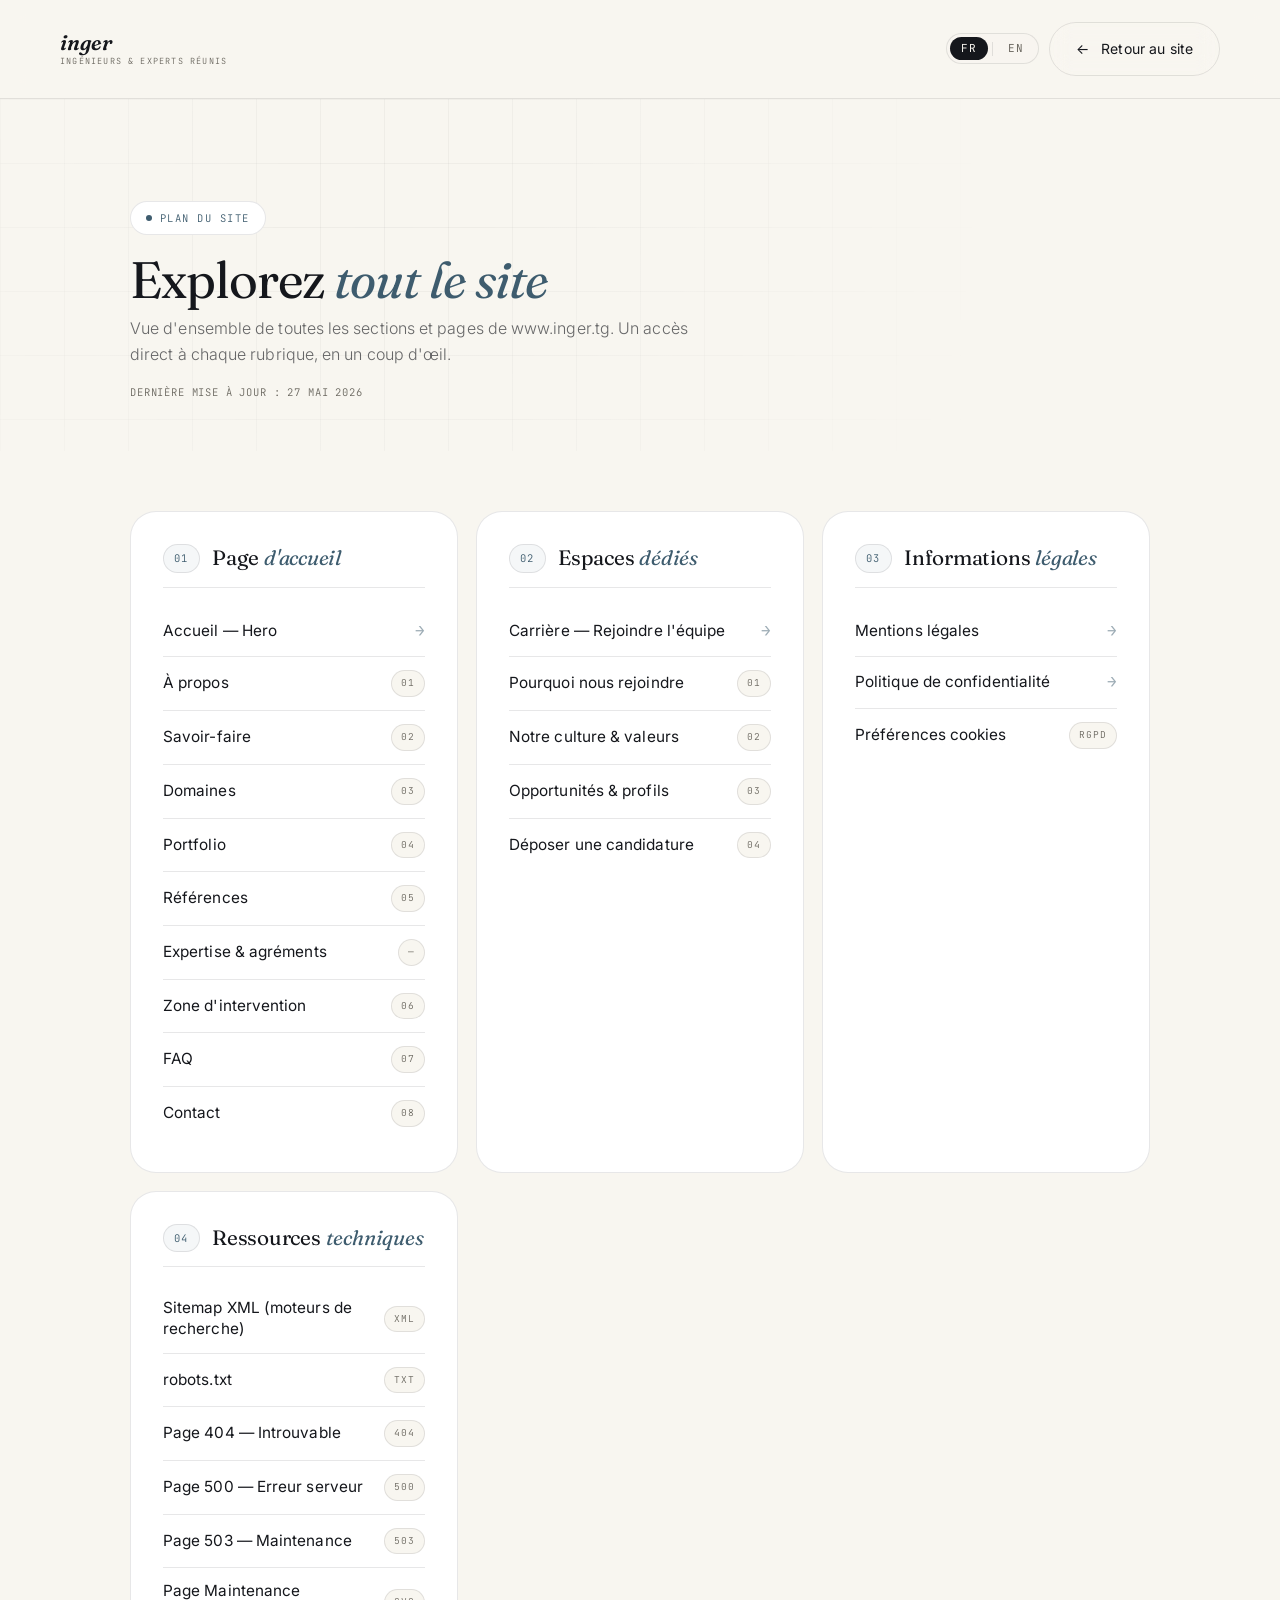
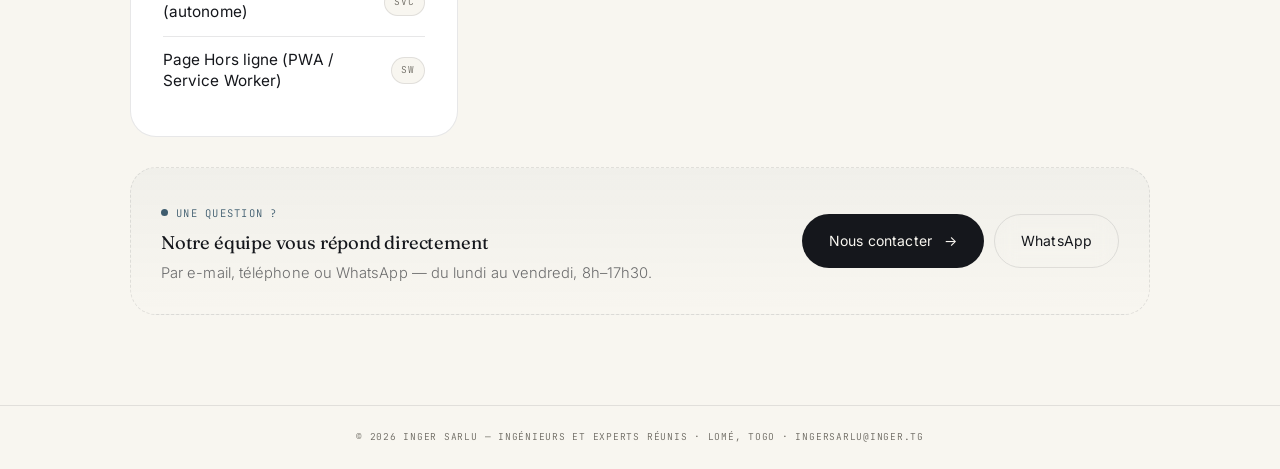
<file: sitemap.html>
<!DOCTYPE html>
<html lang="fr">
<head>
<meta charset="UTF-8" />
<meta name="viewport" content="width=device-width, initial-scale=1.0" />
<meta name="robots" content="index, follow" />
<title>Plan du site · INGER Sarlu</title>
<meta name="description" content="Plan du site INGER Sarlu — accédez à toutes les sections : à propos, savoir-faire, domaines, références, expertise, FAQ, contact, carrière et pages légales." />
<link rel="canonical" href="https://www.inger.tg/sitemap.html" />
<link rel="preconnect" href="https://fonts.googleapis.com" />
<link rel="preconnect" href="https://fonts.gstatic.com" crossorigin />
<link href="https://fonts.googleapis.com/css2?family=Fraunces:ital,opsz,wght@0,9..144,300;0,9..144,400;0,9..144,500;0,9..144,600;1,9..144,300;1,9..144,400&family=Inter:wght@300;400;500;600&family=JetBrains+Mono:wght@300;400;500&display=swap" rel="stylesheet" />
<link rel="stylesheet" href="css/style.css" />
<style>
  .sm{background:var(--paper);min-height:100vh;display:flex;flex-direction:column}
  .sm-nav{display:flex;align-items:center;justify-content:space-between;padding:22px clamp(20px,5vw,60px);
    border-bottom:1px solid var(--line-d);gap:12px;flex-wrap:wrap;
    background:rgba(248,246,240,.85);-webkit-backdrop-filter:blur(12px);backdrop-filter:blur(12px);
    position:sticky;top:0;z-index:20}
  .sm-logo{line-height:1.1;text-decoration:none}
  .sm-logo b{font-family:var(--serif);font-style:italic;font-weight:600;font-size:21px;color:var(--ink)}
  .sm-logo span{display:block;font-family:var(--mono);font-size:8.5px;letter-spacing:.14em;text-transform:uppercase;color:var(--concrete);margin-top:3px}
  .sm-nav-right{display:flex;align-items:center;gap:10px;flex-wrap:wrap}
  .sm-nav .lang-switch{display:inline-flex;align-items:center;border:1px solid var(--line-d);border-radius:30px;padding:3px;background:rgba(248,246,240,.7)}
  .sm-nav .lang-opt{font-family:var(--mono);font-size:11px;letter-spacing:.08em;border:none;background:transparent;color:var(--concrete);padding:6px 11px;border-radius:30px;cursor:pointer;transition:all .3s}
  .sm-nav .lang-opt.active{background:var(--ink);color:var(--paper)}
  .sm-nav .lang-sep{width:1px;height:14px;background:var(--line-d);margin:0 2px}

  .sm-hero{position:relative;overflow:hidden;padding:clamp(60px,8vw,110px) 0 clamp(34px,4vw,54px)}
  .sm-hero .bp{position:absolute;inset:0;opacity:.45;z-index:0;pointer-events:none;
    background-image:linear-gradient(var(--line-d) 1px,transparent 1px),linear-gradient(90deg,var(--line-d) 1px,transparent 1px);
    background-size:64px 64px;mask-image:radial-gradient(circle at 30% 30%,#000,transparent 70%);-webkit-mask-image:radial-gradient(circle at 30% 30%,#000,transparent 70%)}
  .sm-wrap{position:relative;z-index:1;width:100%;max-width:1100px;margin:0 auto;padding:0 clamp(22px,5vw,40px)}
  .sm-kick{display:inline-flex;align-items:center;gap:8px;font-family:var(--mono);font-size:10.5px;letter-spacing:.14em;
    text-transform:uppercase;color:var(--steel-l);border:1px solid var(--line-d);background:var(--paper-2);padding:8px 15px;border-radius:30px}
  .sm-kick .d{width:6px;height:6px;border-radius:50%;background:var(--steel-l)}
  .sm-h1{font-family:var(--serif);font-weight:400;font-size:clamp(2rem,5vw,3.2rem);letter-spacing:-.02em;
    color:var(--ink);margin:18px 0 8px;line-height:1.05;max-width:18ch}
  .sm-h1 em{font-style:italic;color:var(--steel-l)}
  .sm-lead{margin:8px 0 0;max-width:60ch;color:rgba(24,26,31,.65);font-size:1rem;line-height:1.65;font-weight:300}
  .sm-meta{margin-top:16px;font-family:var(--mono);font-size:10.5px;letter-spacing:.08em;text-transform:uppercase;color:var(--concrete)}

  .sm-body{padding:clamp(34px,5vw,60px) 0 clamp(60px,8vw,90px)}
  .sm-grid{display:grid;grid-template-columns:repeat(auto-fit,minmax(280px,1fr));gap:18px}

  .sm-block{background:var(--paper-2);border:1px solid var(--line-d);border-radius:var(--r-lg);
    padding:clamp(24px,3vw,32px);transition:transform .5s var(--ease),box-shadow .5s var(--ease),border-color .5s var(--ease)}
  .sm-block:hover{transform:translateY(-3px);box-shadow:0 26px 54px -34px rgba(36,52,68,.32);border-color:rgba(62,92,110,.25)}
  .sm-block-head{display:flex;align-items:center;gap:12px;margin-bottom:18px;padding-bottom:14px;border-bottom:1px solid var(--line-d)}
  .sm-block-num{font-family:var(--mono);font-size:10.5px;letter-spacing:.14em;color:var(--steel-l);
    border:1px solid var(--line-d);background:rgba(62,92,110,.05);padding:5px 10px;border-radius:30px}
  .sm-block-title{font-family:var(--serif);font-weight:400;font-size:1.3rem;color:var(--ink);letter-spacing:-.01em;margin:0;line-height:1.2}
  .sm-block-title em{font-style:italic;color:var(--steel-l)}

  .sm-list{list-style:none;padding:0;margin:0;display:flex;flex-direction:column;gap:0}
  .sm-list li{border-bottom:1px solid var(--line-d)}
  .sm-list li:last-child{border-bottom:none}
  .sm-list a{display:flex;align-items:center;justify-content:space-between;gap:14px;
    padding:13px 0;color:var(--ink);text-decoration:none;
    transition:padding-left .35s var(--ease),color .35s var(--ease)}
  .sm-list a:hover{padding-left:8px;color:var(--steel-glow)}
  .sm-list .ln{font-family:var(--sans);font-size:.96rem;font-weight:400;line-height:1.35;flex:1;min-width:0}
  .sm-list .tag{font-family:var(--mono);font-size:9.5px;letter-spacing:.1em;text-transform:uppercase;
    color:var(--concrete);border:1px solid var(--line-d);padding:5px 9px;border-radius:30px;white-space:nowrap;background:var(--paper)}
  .sm-list .arr{font-family:var(--mono);color:var(--steel-l);opacity:.5;transition:opacity .35s var(--ease),transform .35s var(--ease)}
  .sm-list a:hover .arr{opacity:1;transform:translateX(3px)}

  .sm-foot-card{margin-top:clamp(22px,3vw,30px);padding:clamp(22px,3vw,30px);
    border:1px dashed var(--line-d);border-radius:var(--r-lg);
    background:linear-gradient(180deg,rgba(62,92,110,.04),transparent);
    display:flex;align-items:center;justify-content:space-between;gap:18px;flex-wrap:wrap}
  .sm-foot-card .fc-text{flex:1;min-width:220px}
  .sm-foot-card .fc-k{display:inline-flex;align-items:center;gap:8px;
    font-family:var(--mono);font-size:10.5px;letter-spacing:.12em;text-transform:uppercase;color:var(--steel-l)}
  .sm-foot-card .fc-k .pulse{width:7px;height:7px;border-radius:50%;background:var(--steel-l);
    box-shadow:0 0 0 0 rgba(62,92,110,.45);animation:smPulse 2.4s infinite}
  @keyframes smPulse{0%{box-shadow:0 0 0 0 rgba(62,92,110,.4)}70%{box-shadow:0 0 0 9px rgba(62,92,110,0)}100%{box-shadow:0 0 0 0 rgba(62,92,110,0)}}
  .sm-foot-card .fc-title{font-family:var(--serif);font-weight:400;font-size:1.15rem;color:var(--ink);margin:6px 0 4px;letter-spacing:-.01em}
  .sm-foot-card .fc-sub{font-size:.92rem;color:rgba(24,26,31,.62);font-weight:300;margin:0;line-height:1.5}

  .sm-foot{text-align:center;font-family:var(--mono);font-size:9.5px;letter-spacing:.08em;text-transform:uppercase;
    color:var(--concrete);padding:24px;border-top:1px solid var(--line-d)}
  .sm-foot a{color:inherit;text-decoration:none}
  .sm-foot a:hover{color:var(--ink)}

  @media(max-width:560px){
    .sm-foot-card{flex-direction:column;align-items:flex-start}
  }
  @media(prefers-reduced-motion:reduce){
    .sm-block,.sm-list a,.sm-list .arr,.sm-foot-card .fc-k .pulse{transition:none;animation:none}
  }
</style>
<link rel="icon" type="image/svg+xml" href="/favicon.svg" />
<link rel="icon" type="image/png" sizes="32x32" href="/favicon-32.png" />
<link rel="icon" type="image/png" sizes="16x16" href="/favicon-16.png" />
<link rel="apple-touch-icon" sizes="180x180" href="/apple-touch-icon.png" />
<link rel="shortcut icon" href="/favicon.ico" />
<link rel="manifest" href="/site.webmanifest" />
</head>
<body>
<main class="sm">
  <header class="sm-nav">
    <a href="index.html" class="sm-logo"><b>inger</b><span data-fr="Ingénieurs &amp; Experts Réunis" data-en="Engineers &amp; Experts United">Ingénieurs &amp; Experts Réunis</span></a>
    <div class="sm-nav-right">
      <div class="lang-switch" role="group" aria-label="Langue / Language">
        <button class="lang-opt active" type="button" data-lang="fr" aria-pressed="true">FR</button>
        <span class="lang-sep"></span>
        <button class="lang-opt" type="button" data-lang="en" aria-pressed="false">EN</button>
      </div>
      <a href="index.html" class="btn btn-ghost"><span class="arr">←</span> <span data-fr="Retour au site" data-en="Back to site">Retour au site</span></a>
    </div>
  </header>

  <!-- HERO -->
  <section class="sm-hero">
    <div class="bp"></div>
    <div class="sm-wrap">
      <span class="sm-kick"><span class="d"></span> <span data-fr="Plan du site" data-en="Site map">Plan du site</span></span>
      <h1 class="sm-h1"><span data-fr="Explorez" data-en="Explore">Explorez</span> <em data-fr="tout le site" data-en="the entire site">tout le site</em></h1>
      <p class="sm-lead" data-fr="Vue d'ensemble de toutes les sections et pages de www.inger.tg. Un accès direct à chaque rubrique, en un coup d'œil." data-en="An overview of every section and page on www.inger.tg. Direct access to each area, at a glance.">Vue d'ensemble de toutes les sections et pages de www.inger.tg. Un accès direct à chaque rubrique, en un coup d'œil.</p>
      <div class="sm-meta" data-fr="Dernière mise à jour : 27 mai 2026" data-en="Last updated: 27 May 2026">Dernière mise à jour : 27 mai 2026</div>
    </div>
  </section>

  <!-- BODY -->
  <section class="sm-body">
    <div class="sm-wrap">
      <div class="sm-grid">

        <!-- BLOC 01 — Page principale -->
        <article class="sm-block">
          <header class="sm-block-head">
            <span class="sm-block-num">01</span>
            <h2 class="sm-block-title"><span data-fr="Page" data-en="Home">Page</span> <em data-fr="d'accueil" data-en="page">d'accueil</em></h2>
          </header>
          <ul class="sm-list">
            <li><a href="index.html"><span class="ln" data-fr="Accueil — Hero" data-en="Home — Hero">Accueil — Hero</span><span class="arr">→</span></a></li>
            <li><a href="index.html#about"><span class="ln" data-fr="À propos" data-en="About">À propos</span><span class="tag">01</span></a></li>
            <li><a href="index.html#skills"><span class="ln" data-fr="Savoir-faire" data-en="Expertise">Savoir-faire</span><span class="tag">02</span></a></li>
            <li><a href="index.html#domains"><span class="ln" data-fr="Domaines" data-en="Fields">Domaines</span><span class="tag">03</span></a></li>
            <li><a href="index.html#portfolio"><span class="ln" data-fr="Portfolio" data-en="Portfolio">Portfolio</span><span class="tag">04</span></a></li>
            <li><a href="index.html#refs"><span class="ln" data-fr="Références" data-en="Projects">Références</span><span class="tag">05</span></a></li>
            <li><a href="index.html#expertise"><span class="ln" data-fr="Expertise &amp; agréments" data-en="Credentials">Expertise &amp; agréments</span><span class="tag">—</span></a></li>
            <li><a href="index.html#zone"><span class="ln" data-fr="Zone d'intervention" data-en="Area of operation">Zone d'intervention</span><span class="tag">06</span></a></li>
            <li><a href="index.html#faq"><span class="ln" data-fr="FAQ" data-en="FAQ">FAQ</span><span class="tag">07</span></a></li>
            <li><a href="index.html#contact"><span class="ln" data-fr="Contact" data-en="Contact">Contact</span><span class="tag">08</span></a></li>
          </ul>
        </article>

        <!-- BLOC 02 — Espaces dédiés -->
        <article class="sm-block">
          <header class="sm-block-head">
            <span class="sm-block-num">02</span>
            <h2 class="sm-block-title"><span data-fr="Espaces" data-en="Dedicated">Espaces</span> <em data-fr="dédiés" data-en="spaces">dédiés</em></h2>
          </header>
          <ul class="sm-list">
            <li><a href="carriere.html"><span class="ln" data-fr="Carrière — Rejoindre l'équipe" data-en="Careers — Join the team">Carrière — Rejoindre l'équipe</span><span class="arr">→</span></a></li>
            <li><a href="carriere.html#decouvrir"><span class="ln" data-fr="Pourquoi nous rejoindre" data-en="Why join us">Pourquoi nous rejoindre</span><span class="tag">01</span></a></li>
            <li><a href="carriere.html#decouvrir"><span class="ln" data-fr="Notre culture &amp; valeurs" data-en="Our culture &amp; values">Notre culture &amp; valeurs</span><span class="tag">02</span></a></li>
            <li><a href="carriere.html#decouvrir"><span class="ln" data-fr="Opportunités &amp; profils" data-en="Opportunities &amp; profiles">Opportunités &amp; profils</span><span class="tag">03</span></a></li>
            <li><a href="carriere.html#postuler"><span class="ln" data-fr="Déposer une candidature" data-en="Submit an application">Déposer une candidature</span><span class="tag">04</span></a></li>
          </ul>
        </article>

        <!-- BLOC 03 — Légal -->
        <article class="sm-block">
          <header class="sm-block-head">
            <span class="sm-block-num">03</span>
            <h2 class="sm-block-title"><span data-fr="Informations" data-en="Legal">Informations</span> <em data-fr="légales" data-en="information">légales</em></h2>
          </header>
          <ul class="sm-list">
            <li><a href="mentions-legales.html"><span class="ln" data-fr="Mentions légales" data-en="Legal notice">Mentions légales</span><span class="arr">→</span></a></li>
            <li><a href="politique-confidentialite.html"><span class="ln" data-fr="Politique de confidentialité" data-en="Privacy policy">Politique de confidentialité</span><span class="arr">→</span></a></li>
            <li><a href="javascript:typeof window.INGER_openCookiePrefs==='function'?window.INGER_openCookiePrefs():void 0"><span class="ln" data-fr="Préférences cookies" data-en="Cookie preferences">Préférences cookies</span><span class="tag" data-fr="RGPD" data-en="GDPR">RGPD</span></a></li>
          </ul>
        </article>

        <!-- BLOC 04 — Ressources techniques -->
        <article class="sm-block">
          <header class="sm-block-head">
            <span class="sm-block-num">04</span>
            <h2 class="sm-block-title"><span data-fr="Ressources" data-en="Technical">Ressources</span> <em data-fr="techniques" data-en="resources">techniques</em></h2>
          </header>
          <ul class="sm-list">
            <li><a href="sitemap.xml"><span class="ln" data-fr="Sitemap XML (moteurs de recherche)" data-en="XML sitemap (search engines)">Sitemap XML (moteurs de recherche)</span><span class="tag">XML</span></a></li>
            <li><a href="robots.txt"><span class="ln">robots.txt</span><span class="tag">TXT</span></a></li>
            <li><a href="404.html"><span class="ln" data-fr="Page 404 — Introuvable" data-en="404 — Not found">Page 404 — Introuvable</span><span class="tag">404</span></a></li>
            <li><a href="500.html"><span class="ln" data-fr="Page 500 — Erreur serveur" data-en="500 — Server error">Page 500 — Erreur serveur</span><span class="tag">500</span></a></li>
            <li><a href="503.html"><span class="ln" data-fr="Page 503 — Maintenance" data-en="503 — Maintenance">Page 503 — Maintenance</span><span class="tag">503</span></a></li>
            <li><a href="maintenance.html"><span class="ln" data-fr="Page Maintenance (autonome)" data-en="Maintenance page (standalone)">Page Maintenance (autonome)</span><span class="tag">SVC</span></a></li>
            <li><a href="offline.html"><span class="ln" data-fr="Page Hors ligne (PWA / Service Worker)" data-en="Offline page (PWA / Service Worker)">Page Hors ligne (PWA / Service Worker)</span><span class="tag">SW</span></a></li>
          </ul>
        </article>

      </div>

      <!-- ENCART CONTACT -->
      <div class="sm-foot-card">
        <div class="fc-text">
          <span class="fc-k"><span class="pulse"></span> <span data-fr="Une question ?" data-en="A question?">Une question ?</span></span>
          <h3 class="fc-title" data-fr="Notre équipe vous répond directement" data-en="Our team replies directly">Notre équipe vous répond directement</h3>
          <p class="fc-sub" data-fr="Par e-mail, téléphone ou WhatsApp — du lundi au vendredi, 8h–17h30." data-en="By email, phone or WhatsApp — Monday to Friday, 8 AM – 5:30 PM.">Par e-mail, téléphone ou WhatsApp — du lundi au vendredi, 8h–17h30.</p>
        </div>
        <div style="display:flex;gap:10px;flex-wrap:wrap">
          <a href="index.html#contact" class="btn btn-primary"><span data-fr="Nous contacter" data-en="Contact us">Nous contacter</span> <span class="arr">→</span></a>
          <a href="https://wa.me/22879790076" class="btn btn-ghost">WhatsApp</a>
        </div>
      </div>
    </div>
  </section>

  <footer class="sm-foot">
    <span data-fr="© 2026 INGER Sarlu — Ingénieurs et Experts Réunis · Lomé, Togo" data-en="© 2026 INGER Sarlu — Engineers &amp; Experts United · Lomé, Togo">© 2026 INGER Sarlu — Ingénieurs et Experts Réunis · Lomé, Togo</span> · <a href="mailto:ingersarlu@inger.tg">ingersarlu@inger.tg</a>
  </footer>
</main>

<script src="js/i18n.js" defer></script>
</body>
</html>
</file>
<file: css/style.css>
/* ============================================================
   INGER SARLU — Direction artistique
   Palette : noir profond · béton clair · bleu acier
   Typo : Fraunces (éditorial) · Inter (technique) · JetBrains Mono (data)
   Signature : Liquid Glass · Bento Grid · grille blueprint
   ============================================================ */

:root{
  /* Couleurs */
  --ink:#15171C;          /* noir profond */
  --ink-2:#ECEAE2;        /* noir secondaire */
  --ink-3:#E7E4DB;        /* surface sombre */
  --paper:#F8F6F0;        /* blanc cassé / béton clair */
  --paper-2:#FFFFFF;
  --concrete:#6B6860;     /* gris béton */
  --concrete-d:#5C5E63;   /* gris ardoise */
  --steel:#3E5C6E;        /* bleu acier */
  --steel-l:#3E5C6E;      /* bleu acier clair */
  --steel-glow:#2E4A5E;
  --line-d:rgba(24,26,31,.10);  /* ligne sur fond sombre */
  --line-l:rgba(255,255,255,.12);     /* ligne sur fond clair */

  /* Glass */
  --glass-d:rgba(255,255,255,.45);
  --glass-d-2:rgba(255,255,255,.62);
  --glass-border-d:rgba(24,26,31,.10);
  --glass-l:rgba(255,255,255,.55);
  --glass-border-l:rgba(255,255,255,.7);

  /* Typo */
  --serif:'Fraunces',Georgia,serif;
  --sans:'Inter',-apple-system,BlinkMacSystemFont,sans-serif;
  --mono:'JetBrains Mono',ui-monospace,monospace;

  /* Rythme */
  --maxw:1280px;
  --gut:clamp(20px,5vw,72px);
  --r:18px;
  --r-lg:26px;
  --ease:cubic-bezier(.22,.61,.36,1);
  --ease-2:cubic-bezier(.65,.05,.36,1);
}

*{margin:0;padding:0;box-sizing:border-box}
html{scroll-behavior:smooth;-webkit-font-smoothing:antialiased;text-rendering:optimizeLegibility;overflow-x:hidden}
body{
  font-family:var(--sans);
  background:var(--paper);
  color:var(--ink);
  line-height:1.55;
  overflow-x:hidden;
  font-weight:300;
  letter-spacing:.005em;
}
::selection{background:var(--steel);color:var(--paper)}
a{color:inherit;text-decoration:none}
img{max-width:100%;display:block}
button{font-family:inherit;cursor:pointer}

/* ---------- Curseur custom ---------- */
.cursor-dot,.cursor-ring{position:fixed;top:0;left:0;border-radius:50%;pointer-events:none;z-index:9999;mix-blend-mode:difference;will-change:transform}
.cursor-dot{width:6px;height:6px;background:var(--paper);transform:translate(-50%,-50%)}
.cursor-ring{width:34px;height:34px;border:1px solid rgba(24,26,31,.5);transform:translate(-50%,-50%);transition:width .3s var(--ease),height .3s var(--ease),background .3s var(--ease),border-color .3s}
.cursor-ring.hover{width:54px;height:54px;background:rgba(143,185,206,.12);border-color:rgba(143,185,206,.6)}
@media(hover:none),(max-width:860px){.cursor-dot,.cursor-ring{display:none}}

/* ---------- Grille blueprint de fond ---------- */
.grain{position:fixed;inset:0;z-index:1;pointer-events:none;opacity:.5;
  background-image:radial-gradient(rgba(24,26,31,.025) 1px,transparent 1px);
  background-size:3px 3px;mix-blend-mode:overlay}

/* ============================================================
   LAYOUT
   ============================================================ */
.wrap{max-width:var(--maxw);margin:0 auto;padding:0 var(--gut);position:relative;z-index:2}
section{position:relative;z-index:2}

/* En-tête de section éditorial */
.sec-head{display:flex;align-items:baseline;gap:22px;margin-bottom:clamp(40px,6vw,72px)}
.sec-idx{font-family:var(--mono);font-size:12px;letter-spacing:.18em;color:var(--steel-l);
  border:1px solid var(--line-d);border-radius:40px;padding:6px 14px;white-space:nowrap;text-transform:uppercase}
.sec-kicker{font-family:var(--mono);font-size:11px;letter-spacing:.34em;text-transform:uppercase;color:var(--concrete)}
.sec-title{font-family:var(--serif);font-weight:400;line-height:1.02;letter-spacing:-.02em;
  font-size:clamp(2.1rem,5vw,4rem);font-optical-sizing:auto}
.sec-title em{font-style:italic;color:var(--steel-l)}

/* Liquid glass utilitaire */
.glass{
  background:var(--glass-d);
  backdrop-filter:blur(22px) saturate(150%);
  -webkit-backdrop-filter:blur(22px) saturate(150%);
  border:1px solid var(--glass-border-d);
  border-radius:var(--r-lg);
  position:relative;overflow:hidden;
  box-shadow:0 2px 6px rgba(36,52,68,.05),0 26px 54px -34px rgba(36,52,68,.30);
}
.glass::before{content:"";position:absolute;inset:0;border-radius:inherit;pointer-events:none;
  background:linear-gradient(135deg,rgba(255,255,255,.62),transparent 42%,transparent 60%,rgba(255,255,255,.14));
  opacity:.9}

/* Boutons */
.btn{display:inline-flex;align-items:center;gap:12px;font-family:var(--sans);font-weight:400;font-size:14px;
  letter-spacing:.01em;padding:15px 26px;border-radius:46px;border:1px solid transparent;
  transition:all .45s var(--ease);position:relative;overflow:hidden;will-change:transform}
.btn .arr{transition:transform .45s var(--ease)}
.btn:hover .arr{transform:translateX(5px)}
.btn-primary{background:var(--ink);color:var(--paper)}
.btn-primary:hover{background:var(--steel);color:var(--paper)}
.btn-ghost{background:transparent;border-color:var(--glass-border-d);color:var(--ink);
  backdrop-filter:blur(10px)}
.btn-ghost:hover{border-color:var(--steel-l);background:var(--glass-d-2)}

/* Reveal au scroll */
.reveal{opacity:0;transform:translateY(34px);transition:opacity 1s var(--ease),transform 1.1s var(--ease)}
.reveal.in{opacity:1;transform:none}
.reveal[data-d="1"]{transition-delay:.08s}
.reveal[data-d="2"]{transition-delay:.16s}
.reveal[data-d="3"]{transition-delay:.24s}
.reveal[data-d="4"]{transition-delay:.32s}

/* ============================================================
   NAVIGATION
   ============================================================ */
.nav{position:fixed;top:0;left:0;right:0;z-index:1000;transition:all .5s var(--ease)}
.nav-inner{max-width:var(--maxw);margin:14px auto 0;padding:0 18px;display:flex;align-items:center;
  justify-content:space-between;height:64px;border-radius:60px;
  background:rgba(255,255,255,.35);backdrop-filter:blur(20px) saturate(160%);
  -webkit-backdrop-filter:blur(20px) saturate(160%);
  border:1px solid var(--glass-border-d);box-shadow:0 10px 34px -16px rgba(36,52,68,.20);transition:all .5s var(--ease)}
.nav.scrolled .nav-inner{background:rgba(255,255,255,.72);margin-top:8px}
.nav-logo{display:flex;align-items:center;gap:11px;padding-left:12px}
.nav-logo .mark{width:30px;height:30px;flex:none}
.nav-logo .lt{line-height:1.05}
.nav-logo .lt b{font-family:'Inter', sans-serif !important;font-weight:500;font-size:18px;letter-spacing:.01em;display:block}
.nav-logo .lt span{font-family:'Inter', sans-serif !important;font-size:8.5px;letter-spacing:.22em;color:var(--concrete);text-transform:uppercase}
.nav-links{display:flex;gap:4px;align-items:center}
.nav-links a{font-size:13.5px;font-weight:400;color:rgba(24,26,31,.78);padding:9px 15px;border-radius:40px;
  transition:all .35s var(--ease);position:relative}
.nav-links a:hover{color:var(--ink);background:var(--glass-d-2)}
.nav-cta{display:flex;align-items:center;gap:10px}
.nav-cta .btn{padding:11px 20px;font-size:13px}
/* Sélecteur de langue FR/EN */
.lang-switch{display:inline-flex;align-items:center;gap:2px;padding:4px;border-radius:40px;
  border:1px solid var(--glass-border-d);background:var(--glass-d-2)}
.lang-opt{font-family:var(--mono);font-size:11px;letter-spacing:.06em;cursor:pointer;border:none;
  background:transparent;color:var(--concrete);padding:5px 11px;border-radius:30px;line-height:1;
  transition:color .3s var(--ease),background .3s var(--ease)}
.lang-opt:hover{color:var(--ink)}
.lang-opt.active{background:var(--ink);color:var(--paper)}
.lang-sep{width:1px;height:13px;background:var(--glass-border-d)}
.m-menu-head .lang-switch{margin-left:auto;margin-right:12px}
.nav-burger{display:none;width:44px;height:44px;border-radius:50%;border:1px solid var(--glass-border-d);
  background:transparent;flex-direction:column;gap:5px;align-items:center;justify-content:center}
.nav-burger span{width:17px;height:1.5px;background:var(--ink);transition:transform .35s var(--ease),opacity .3s;transform-origin:center}
@media(max-width:1080px){.nav-links{display:none}.nav-burger{display:flex}}
@media(max-width:560px){.nav-cta .btn{display:none}}

/* Menu mobile */
.m-menu{position:fixed;inset:0;z-index:999;background:rgba(255,255,255,.96);backdrop-filter:blur(30px);
  display:flex;flex-direction:column;justify-content:center;padding:0 var(--gut);
  opacity:0;pointer-events:none;transition:opacity .5s var(--ease)}
.m-menu.open{opacity:1;pointer-events:auto}
.m-links a{font-family:var(--serif);font-size:clamp(1.7rem,7.5vw,2.7rem);font-weight:400;padding:13px 0;
  color:var(--ink);border-bottom:1px solid var(--line-d);transition:color .35s,padding-left .35s;display:flex;align-items:baseline}
.m-links a:hover,.m-links a:active{color:var(--steel-l);padding-left:12px}

/* ============================================================
   HERO
   ============================================================ */
.hero{min-height:100vh;display:flex;align-items:center;padding-top:120px;padding-bottom:60px;overflow:hidden}
.hero-bg{position:absolute;inset:0;z-index:0;overflow:hidden}
.hero-bg .glowA{position:absolute;width:60vw;height:60vw;top:-20%;right:-12%;border-radius:50%;
  background:radial-gradient(circle,rgba(62,92,110,.15),transparent 64%);filter:blur(30px)}
.hero-bg .glowB{position:absolute;width:46vw;height:46vw;bottom:-22%;left:-14%;border-radius:50%;
  background:radial-gradient(circle,rgba(143,185,206,.13),transparent 64%);filter:blur(40px)}
.hero-bg .bp{position:absolute;inset:0;opacity:.5;
  background-image:linear-gradient(var(--line-d) 1px,transparent 1px),linear-gradient(90deg,var(--line-d) 1px,transparent 1px);
  background-size:64px 64px;mask-image:radial-gradient(circle at 70% 35%,#000,transparent 72%);
  -webkit-mask-image:radial-gradient(circle at 70% 35%,#000,transparent 72%)}
.hero-bg .hero-fil{position:absolute;inset:0;width:100%;height:100%;stroke:var(--steel);fill:none;
  opacity:.06;pointer-events:none;
  mask-image:radial-gradient(125% 105% at 64% 45%,#000 52%,transparent 100%);
  -webkit-mask-image:radial-gradient(125% 105% at 64% 45%,#000 52%,transparent 100%)}
.hero-bg .hero-fil text{font-family:var(--mono);font-size:9px;fill:var(--steel);stroke:none}
@media(max-width:760px){.hero-bg .hero-fil{opacity:.04}}

.hero-grid{display:grid;grid-template-columns:1.08fr .92fr;gap:48px;align-items:center;width:100%}
@media(max-width:980px){.hero-grid{grid-template-columns:1fr;gap:40px}}

.hero-tag{display:inline-flex;align-items:center;gap:10px;font-family:var(--mono);font-size:11px;
  letter-spacing:.18em;text-transform:uppercase;color:var(--steel-l);
  border:1px solid var(--line-d);border-radius:40px;padding:8px 16px;margin-bottom:30px}
.hero-tag .dot{width:6px;height:6px;border-radius:50%;background:var(--steel-glow);
  box-shadow:0 0 0 0 rgba(143,185,206,.6);animation:pulse 2.4s infinite}
@keyframes pulse{0%{box-shadow:0 0 0 0 rgba(143,185,206,.5)}70%{box-shadow:0 0 0 9px rgba(143,185,206,0)}100%{box-shadow:0 0 0 0 rgba(143,185,206,0)}}

.hero h1{font-family:var(--serif);font-weight:300;font-size:clamp(3.2rem,8.8vw,7rem);line-height:.94;
  letter-spacing:-.035em;font-optical-sizing:auto;margin-bottom:28px}
.hero h1 .l2{display:block;font-style:italic;font-weight:400;color:var(--steel-l);margin-left:.06em}
.hero p.lead{font-size:clamp(1rem,1.5vw,1.18rem);color:rgba(24,26,31,.74);max-width:30em;
  font-weight:300;line-height:1.62;margin-bottom:38px}
.hero-cta{display:flex;gap:14px;flex-wrap:wrap;margin-bottom:54px}

.hero-stats{display:flex;gap:34px;flex-wrap:wrap}
.hstat .n{font-family:var(--serif);font-weight:400;font-size:clamp(2.2rem,4vw,3rem);line-height:1;letter-spacing:-.02em}
.hstat .n .u{font-family:var(--mono);font-size:.42em;color:var(--steel-l);vertical-align:super;margin-left:2px}
.hstat .lab{font-family:var(--mono);font-size:10.5px;letter-spacing:.13em;text-transform:uppercase;
  color:var(--concrete);margin-top:8px}
.hstat{position:relative;padding-left:20px}
.hstat::before{content:"";position:absolute;left:0;top:6px;bottom:6px;width:1px;background:var(--line-d)}

/* Visuel hero : pile de cartes liquid glass */
.hero-visual{position:relative;height:min(60vh,560px);perspective:1400px}
.hv-card{position:absolute;border-radius:22px;overflow:hidden;
  background:var(--glass-d-2);backdrop-filter:blur(18px) saturate(150%);
  -webkit-backdrop-filter:blur(18px) saturate(150%);
  border:1px solid var(--glass-border-d);box-shadow:0 30px 70px -36px rgba(36,52,68,.26);
  transition:transform 1.1s var(--ease)}
.hv-1{width:62%;height:74%;top:4%;right:2%;z-index:3}
.hv-2{width:54%;height:50%;bottom:2%;left:0;z-index:4}
.hv-3{width:36%;height:30%;top:0;left:8%;z-index:2}
.hv-card .lbl{position:absolute;top:14px;left:16px;font-family:var(--mono);font-size:9.5px;
  letter-spacing:.14em;text-transform:uppercase;color:var(--steel-glow);z-index:3}
.hv-card .lbl.br{top:auto;left:auto;bottom:14px;right:16px;color:rgba(24,26,31,.5)}
.hv-img{position:absolute;inset:0;z-index:1}
.hv-img svg{width:100%;height:100%}
@media(max-width:980px){.hero-visual{height:54vh;max-height:440px}}
@media(max-width:560px){.hero-visual{height:46vh}}

/* ============================================================
   TICKER CLIENTS
   ============================================================ */
.ticker{border-top:1px solid var(--line-d);border-bottom:1px solid var(--line-d);
  padding:26px 0;overflow:hidden;background:var(--ink-2);position:relative;z-index:2}
.ticker::before,.ticker::after{content:"";position:absolute;top:0;bottom:0;width:140px;z-index:3;pointer-events:none}
.ticker::before{left:0;background:linear-gradient(90deg,var(--ink-2),transparent)}
.ticker::after{right:0;background:linear-gradient(270deg,var(--ink-2),transparent)}
.ticker-track{display:flex;gap:0;width:max-content;animation:scroll-x 76s linear infinite}
.ticker:hover .ticker-track{animation-play-state:paused}
@keyframes scroll-x{to{transform:translateX(-50%)}}
.ticker-item{display:flex;align-items:center;gap:46px;padding:0 23px;font-family:var(--sans);
  font-weight:400;font-size:0.9rem;color:rgba(24,26,31,.62);white-space:nowrap;/*font-style:italic*/}
.ticker-item::after{content:"";width:5px;height:5px;border-radius:50%;background:var(--steel-l);opacity:.6}

/* ============================================================
   À PROPOS
   ============================================================ */
.about{padding:clamp(90px,12vw,150px) 0}
.about-grid{display:grid;grid-template-columns:.85fr 1.15fr;gap:clamp(40px,6vw,90px);align-items:start}
@media(max-width:900px){.about-grid{grid-template-columns:1fr;gap:46px}.about-media{aspect-ratio:16/10;margin-top:24px}}
.about-lead{font-family:var(--serif);font-weight:300;font-size:clamp(1.5rem,2.6vw,2.15rem);line-height:1.32;
  letter-spacing:-.015em}
.about-lead em{font-style:italic;color:var(--steel-l)}
.about-body{color:rgba(24,26,31,.66);font-size:1.02rem;line-height:1.75;font-weight:300}
.about-points{list-style:none;margin-top:30px;display:grid;gap:2px}
.about-points li{display:flex;gap:18px;padding:18px 0;border-top:1px solid var(--line-d);align-items:flex-start}
.about-points li .pn{font-family:var(--mono);font-size:11px;color:var(--steel-l);padding-top:3px;letter-spacing:.1em}
.about-points li .pt{font-size:.98rem;color:rgba(24,26,31,.82);font-weight:300}
/* À propos — visuel éditorial */
.about-media{position:relative;margin-top:clamp(26px,3vw,40px);aspect-ratio:4/5;
  border-radius:var(--r-lg);overflow:hidden;background:var(--ink-2);
  border:1px solid var(--glass-border-d);
  box-shadow:0 2px 6px rgba(36,52,68,.05),0 34px 72px -38px rgba(36,52,68,.34)}
.about-media .slot-img{transition:transform 1.4s var(--ease)}
.about-media:hover .slot-img{transform:scale(1.05)}
.about-media::before{content:"";position:absolute;inset:0;z-index:1;pointer-events:none;border-radius:inherit;
  background:linear-gradient(180deg,rgba(255,255,255,.10),transparent 28%,transparent 60%,rgba(18,23,28,.42));
  box-shadow:inset 0 1px 0 rgba(255,255,255,.28)}
.am-cap{position:absolute;left:16px;bottom:16px;z-index:2;display:inline-flex;align-items:center;gap:9px;
  font-family:var(--mono);font-size:10.5px;letter-spacing:.12em;text-transform:uppercase;color:#fff;
  background:rgba(18,23,28,.30);backdrop-filter:blur(10px) saturate(140%);-webkit-backdrop-filter:blur(10px) saturate(140%);
  padding:9px 14px;border-radius:30px;border:1px solid rgba(255,255,255,.20)}
.am-cap .am-dot{width:6px;height:6px;border-radius:50%;background:var(--steel-l);box-shadow:0 0 0 3px rgba(143,185,206,.25)}

/* Citation signature */
.about-quote{margin-top:clamp(56px,8vw,90px);padding:clamp(40px,6vw,72px);border-radius:var(--r-lg);
  text-align:center;position:relative}
.about-quote .q{font-family:var(--serif);font-style:italic;font-weight:300;
  font-size:clamp(1.8rem,4.5vw,3.4rem);line-height:1.2;letter-spacing:-.02em}
.about-quote .q span{color:var(--steel-l)}
.about-quote .qc{font-family:var(--serif);font-size:6rem;line-height:0;color:var(--line-d);
  position:absolute;top:54px;left:40px}

/* ============================================================
   BENTO IDENTITÉ
   ============================================================ */
.bento{padding:0 0 clamp(90px,12vw,150px)}
.bento-grid{display:grid;grid-template-columns:repeat(4,1fr);gap:16px;grid-auto-rows:minmax(140px,auto)}
@media(max-width:900px){.bento-grid{grid-template-columns:repeat(2,1fr)}}
@media(max-width:560px){.bento-grid{grid-template-columns:1fr}}
.bento-cell{padding:28px;display:flex;flex-direction:column;justify-content:space-between;
  transition:transform .6s var(--ease),border-color .6s,background .6s}
.bento-cell:hover{transform:translateY(-4px);border-color:rgba(143,185,206,.4)}
.bento-cell .ck{font-family:var(--mono);font-size:10px;letter-spacing:.16em;text-transform:uppercase;color:var(--concrete)}
.bento-cell .cv{font-family:var(--serif);font-weight:400;line-height:1.18;letter-spacing:-.01em;margin-top:auto}
.bc-span2{grid-column:span 2}
.bc-row2{grid-row:span 2}
@media(max-width:560px){.bc-span2,.bc-row2{grid-column:auto;grid-row:auto}}
.bento-num .big{font-family:var(--serif);font-weight:300;font-size:clamp(3rem,6vw,4.6rem);line-height:.9;letter-spacing:-.03em}
.bento-num .big .u{font-family:var(--mono);font-size:.32em;color:var(--steel-l);vertical-align:super}
.bento-feature{background:linear-gradient(150deg,rgba(62,92,110,.13),rgba(255,255,255,.42));position:relative}
.bento-feature .cv{font-size:clamp(1.4rem,2.4vw,2rem)}
.bento-cell .cv-sub{font-size:.86rem;color:rgba(24,26,31,.6);font-weight:300;margin-top:10px;line-height:1.5}
.bento-mark{position:absolute;right:-30px;bottom:-30px;width:160px;height:160px;opacity:.16}

/* ============================================================
   SAVOIR-FAIRE / PRESTATIONS NUMÉROTÉES
   ============================================================ */
.skills{padding:clamp(90px,12vw,150px) 0;background:var(--ink-2);border-top:1px solid var(--line-d)}
.poles{display:flex;flex-wrap:wrap;gap:10px;margin-bottom:54px}
.pole-chip{font-family:var(--mono);font-size:11px;letter-spacing:.1em;text-transform:uppercase;
  padding:9px 18px;border-radius:40px;border:1px solid var(--line-d);color:var(--steel-l);
  background:var(--glass-d)}
.presta-list{display:grid;grid-template-columns:repeat(2,1fr);gap:0}
@media(max-width:760px){.presta-list{grid-template-columns:1fr}}
.presta{display:flex;gap:24px;align-items:center;padding:30px 8px;border-top:1px solid var(--line-d);
  transition:padding-left .5s var(--ease),background .5s;position:relative;cursor:default}
.presta:hover{padding-left:24px}
.presta:hover .presta-name{color:var(--steel-glow)}
.presta:nth-child(1),.presta:nth-child(2){border-top:1px solid var(--line-d)}
.presta-no{font-family:var(--mono);font-size:13px;color:var(--steel-l);letter-spacing:.05em;flex:none;width:34px}
.presta-name{font-family:var(--serif);font-weight:400;font-size:clamp(1.25rem,2vw,1.65rem);
  letter-spacing:-.01em;transition:color .4s;line-height:1.15}

/* Séparateur de clôture sous le bloc Prestations (sous 05/06) */
.presta-end{display:flex;align-items:center;justify-content:center;gap:22px;
  padding:34px 8px 6px;border-top:1px solid var(--line-d)}
.presta-end .pe-rule{flex:1;max-width:160px;height:1px;
  background:linear-gradient(90deg,transparent,var(--line-d) 30%,var(--line-d) 70%,transparent)}
.presta-end .pe-mark{width:9px;height:9px;border:1px solid var(--steel-l);transform:rotate(45deg);
  opacity:.7;transition:transform .6s var(--ease),opacity .6s var(--ease),background .6s var(--ease)}
.presta-end:hover .pe-mark{transform:rotate(225deg);opacity:1;background:rgba(62,92,110,.08)}
@media(max-width:760px){.presta-end{gap:14px;padding:24px 4px 2px}.presta-end .pe-rule{max-width:90px}}
@media(prefers-reduced-motion:reduce){.presta-end .pe-mark{transition:none}}
.presta .arr{margin-left:auto;opacity:0;transform:translateX(-8px);transition:.45s var(--ease);color:var(--steel-l)}
.presta:hover .arr{opacity:1;transform:none}

/* Approche : 5 piliers */
.pillars{margin-top:clamp(70px,9vw,110px)}
.pillars-title{margin-top:8px}
.pillars-grid{display:grid;grid-template-columns:repeat(5,1fr);gap:14px}
@media(max-width:1000px){.pillars-grid{grid-template-columns:repeat(2,1fr)}}
@media(max-width:520px){.pillars-grid{grid-template-columns:1fr}}
.pillar{padding:26px 24px;border-radius:var(--r);min-height:230px;display:flex;flex-direction:column;
  transition:transform .6s var(--ease),background .6s,border-color .6s}
.pillar:hover{transform:translateY(-6px);border-color:rgba(143,185,206,.4)}
.pillar .pico{width:38px;height:38px;margin-bottom:auto;color:var(--steel-l)}
.pillar h4{font-family:var(--serif);font-weight:400;font-size:1.22rem;margin:22px 0 10px;letter-spacing:-.01em}
.pillar p{font-size:.84rem;color:rgba(24,26,31,.6);font-weight:300;line-height:1.55}

/* ============================================================
   DOMAINES D'EXPERTISE (3 cartes premium)
   ============================================================ */
.domains{padding:clamp(90px,12vw,150px) 0}
.domains-grid{display:grid;grid-template-columns:repeat(3,1fr);gap:18px}
@media(max-width:980px){.domains-grid{grid-template-columns:1fr}}
.domain{padding:0;overflow:hidden;display:flex;flex-direction:column;
  transition:transform .6s var(--ease),border-color .6s}
.domain:hover{transform:translateY(-6px);border-color:rgba(143,185,206,.45)}
.domain-vis{height:200px;position:relative;overflow:hidden;border-bottom:1px solid var(--line-d)}
.domain-vis svg{width:100%;height:100%}
.domain:hover .domain-vis svg{transform:scale(1.04)}
.domain-vis svg{transition:transform 1.2s var(--ease)}
.domain-agr{position:absolute;top:16px;left:16px;font-family:var(--mono);font-size:10px;letter-spacing:.08em;
  background:rgba(255,255,255,.6);backdrop-filter:blur(8px);border:1px solid var(--glass-border-d);
  padding:7px 13px;border-radius:30px;color:var(--steel-glow)}
.domain-body{padding:30px 28px 32px;display:flex;flex-direction:column;flex:1}
.domain-body h3{font-family:var(--serif);font-weight:400;font-size:1.7rem;letter-spacing:-.01em;margin-bottom:6px}
.domain-cat{font-family:var(--mono);font-size:10px;letter-spacing:.14em;text-transform:uppercase;
  color:var(--concrete);margin-bottom:22px}
.domain-list{list-style:none;display:grid;gap:0;margin-top:auto}
.domain-list li{font-size:.9rem;color:rgba(24,26,31,.72);font-weight:300;padding:11px 0;
  border-top:1px solid var(--line-d);display:flex;gap:12px;align-items:flex-start;line-height:1.45}
.domain-list li::before{content:"";width:5px;height:5px;border-radius:50%;background:var(--steel-l);
  margin-top:8px;flex:none;opacity:.55;box-shadow:0 0 0 4px rgba(62,92,110,.08)}

/* ============================================================
   PORTFOLIO BENTO
   ============================================================ */
.portfolio{padding:clamp(90px,12vw,150px) 0;background:var(--ink-2);border-top:1px solid var(--line-d)}
.pf-grid{display:grid;grid-template-columns:repeat(6,1fr);gap:14px;grid-auto-rows:200px;grid-auto-flow:row dense}
@media(max-width:980px){.pf-grid{grid-template-columns:repeat(4,1fr)}}
@media(max-width:620px){.pf-grid{grid-template-columns:repeat(2,1fr);grid-auto-rows:170px}}
.pf-card{border-radius:var(--r);overflow:hidden;position:relative;cursor:pointer;
  border:1px solid var(--line-d);transition:transform .6s var(--ease)}
.pf-card:hover{transform:translateY(-5px)}
.pf-vis{position:absolute;inset:0;z-index:0;transition:transform 1.3s var(--ease)}
.pf-vis svg{width:100%;height:100%}
.pf-card:hover .pf-vis{transform:scale(1.07)}
.pf-shade{position:absolute;inset:0;z-index:1;
  background:linear-gradient(to top,rgba(255,255,255,.92) 8%,rgba(255,255,255,.25) 55%,rgba(255,255,255,.45) 100%);
  transition:background .5s}
.pf-card:hover .pf-shade{background:linear-gradient(to top,rgba(255,255,255,.95) 12%,rgba(62,92,110,.30) 70%,rgba(255,255,255,.4))}
.pf-meta{position:absolute;left:0;right:0;bottom:0;z-index:2;padding:20px}
.pf-cat{font-family:var(--mono);font-size:9.5px;letter-spacing:.13em;text-transform:uppercase;color:var(--steel-glow);
  margin-bottom:8px;display:block}
.pf-name{font-family:var(--serif);font-weight:400;font-size:1.05rem;line-height:1.18;letter-spacing:-.01em}
.pf-arr{position:absolute;top:18px;right:18px;z-index:2;width:34px;height:34px;border-radius:50%;
  border:1px solid var(--glass-border-d);background:rgba(255,255,255,.4);backdrop-filter:blur(8px);
  display:flex;align-items:center;justify-content:center;opacity:0;transform:scale(.8) rotate(-20deg);
  transition:.5s var(--ease);color:var(--ink)}
.pf-card:hover .pf-arr{opacity:1;transform:none}
/* tailles bento */
.pf-w2{grid-column:span 2}.pf-w3{grid-column:span 3}.pf-h2{grid-row:span 2}
/* Voir plus / Voir moins (desktop) */
.pf-loadmore-wrap{display:flex;justify-content:center;margin-top:36px}
.pf-loadmore{display:inline-flex;align-items:center;gap:10px;font-family:var(--mono);font-size:11.5px;
  letter-spacing:.1em;text-transform:uppercase;padding:13px 28px;border-radius:40px;border:1px solid var(--line-d);
  background:transparent;color:var(--concrete-d);cursor:pointer;transition:all .4s var(--ease)}
.pf-loadmore:hover{background:var(--ink);color:var(--paper);border-color:var(--ink)}
.pf-loadmore .pm-arr{font-size:13px;line-height:1;transition:transform .4s var(--ease)}
.pf-loadmore.full .pm-arr{transform:rotate(180deg)}
@media(min-width:769px){.pf-grid .pf-card.pf-hidden{display:none}}
.pf-card.pf-reveal{animation:pfIn .55s var(--ease) both}
@keyframes pfIn{from{opacity:0;transform:translateY(16px)}to{opacity:1;transform:none}}
.pf-card.pf-out{opacity:0;transform:translateY(10px);transition:opacity .34s var(--ease),transform .34s var(--ease)}
@media(min-width:981px){
  .pf-grid.pf-collapsed{grid-template-columns:repeat(2,1fr);grid-auto-rows:clamp(232px,24vw,300px)}
  .pf-grid.pf-collapsed .pf-card{grid-column:auto;grid-row:auto}
}
@media(max-width:768px){.pf-loadmore-wrap{display:none}}
/* Lightbox : navigation gauche / droite */
.lb-nav{position:fixed;top:50%;transform:translateY(-50%);z-index:1210;width:54px;height:54px;border-radius:50%;
  border:1px solid rgba(255,255,255,.28);background:rgba(20,23,28,.32);color:#fff;cursor:pointer;
  display:grid;place-items:center;opacity:0;pointer-events:none;
  backdrop-filter:blur(7px) saturate(140%);-webkit-backdrop-filter:blur(7px) saturate(140%);
  transition:opacity .35s var(--ease),background .3s var(--ease),transform .35s var(--ease)}
.lb-prev{left:clamp(14px,3vw,38px)}.lb-next{right:clamp(14px,3vw,38px)}
.lightbox.show .lb-nav{opacity:.5;pointer-events:auto}
.lightbox.show .lb-nav:hover{opacity:1;background:rgba(20,23,28,.6)}
.lightbox.show .lb-prev:hover{transform:translateY(-50%) translateX(-3px)}
.lightbox.show .lb-next:hover{transform:translateY(-50%) translateX(3px)}
@media(max-width:768px){.lb-nav{display:none}}
@media(hover:none){.lb-nav{display:none}}
@media(max-width:620px){.pf-w3{grid-column:span 2}.pf-h2{grid-row:span 1}}
.pf-more{display:flex;justify-content:center;margin-top:52px}

/* ============================================================
   RÉFÉRENCES PRINCIPALES (liste éditoriale)
   ============================================================ */
.refs{padding:clamp(90px,12vw,150px) 0}
.refs-top{display:flex;justify-content:space-between;align-items:flex-end;gap:30px;flex-wrap:wrap;margin-bottom:18px}
.refs-tabs{display:flex;gap:8px;margin-bottom:44px;flex-wrap:wrap}
.ref-tab{font-family:var(--mono);font-size:11px;letter-spacing:.08em;text-transform:uppercase;
  padding:10px 20px;border-radius:40px;border:1px solid var(--line-d);background:transparent;color:var(--concrete);
  transition:all .4s var(--ease)}
.ref-tab.active,.ref-tab:hover{background:var(--paper);color:var(--ink);border-color:var(--ink)}
.ref-row{display:grid;grid-template-columns:64px 1fr;gap:30px;align-items:center;padding:32px 12px;
  border-top:1px solid var(--line-d);transition:padding-left .5s var(--ease),background .5s;position:relative}
.ref-row:last-of-type{border-bottom:1px solid var(--line-d)}
.ref-row:hover{padding-left:24px;background:linear-gradient(90deg,rgba(62,92,110,.10),transparent)}
.ref-no{font-family:var(--mono);font-size:13px;color:var(--steel-l);letter-spacing:.04em}
.ref-main h4{font-family:var(--serif);font-weight:400;font-size:clamp(1.15rem,2vw,1.55rem);line-height:1.22;
  letter-spacing:-.01em;margin-bottom:6px;transition:color .4s}
.ref-row:hover .ref-main h4{color:var(--steel-glow)}
.ref-client{font-size:.86rem;color:rgba(24,26,31,.55);font-weight:300}
.ref-tagb{font-family:var(--mono);font-size:10px;letter-spacing:.1em;text-transform:uppercase;
  color:var(--concrete);border:1px solid var(--line-d);padding:7px 14px;border-radius:30px;white-space:nowrap}
/* ---------- Onglets dynamiques + Voir tout ---------- */
.ref-tab{cursor:pointer}
.refs-panels{position:relative}
.ref-panel{display:none}
.ref-panel.active{display:block;animation:refPanelIn .5s var(--ease)}
@keyframes refPanelIn{from{opacity:0;transform:translateY(10px)}to{opacity:1;transform:none}}
.refs-list{border-bottom:1px solid var(--line-d)}
.ref-extra{display:none}
.ref-extra.ref-shown{display:grid;animation:refRowIn .55s var(--ease) both}
.ref-extra.ref-shown.ref-out{animation:none;opacity:0;transform:translateY(-8px);transition:opacity .3s var(--ease),transform .3s var(--ease)}
@keyframes refRowIn{from{opacity:0;transform:translateY(8px)}to{opacity:1;transform:none}}
.ref-more{display:flex;align-items:center;gap:10px;width:max-content;margin:30px auto 0;
  font-family:var(--mono);font-size:11px;letter-spacing:.1em;text-transform:uppercase;
  padding:13px 26px;border-radius:40px;border:1px solid var(--line-d);background:transparent;
  color:var(--concrete);cursor:pointer;transition:all .4s var(--ease)}
.ref-more:hover{background:var(--paper);color:var(--ink);border-color:var(--ink)}
.ref-more .rm-arr{font-size:13px;line-height:1;transition:transform .4s var(--ease)}
.ref-more.full .rm-arr{transform:rotate(180deg)}
.ref-more .rm-hide{display:none}
@media(max-width:680px){.ref-row{grid-template-columns:40px 1fr;gap:16px}.ref-tagb{display:none}}

/* ============================================================
   EXPERTISE / AGRÉMENTS (bandeau premium)
   ============================================================ */
.expertise{padding:clamp(90px,12vw,150px) 0;background:var(--ink-2);border-top:1px solid var(--line-d);
  border-bottom:1px solid var(--line-d);position:relative;overflow:hidden}
.expertise .exp-glow{position:absolute;width:50vw;height:50vw;top:-25%;left:50%;transform:translateX(-50%);
  background:radial-gradient(circle,rgba(62,92,110,.22),transparent 60%);filter:blur(30px);z-index:0}
.exp-head{text-align:center;max-width:760px;margin:0 auto clamp(50px,7vw,80px)}
.exp-head .sec-kicker{display:block;margin-bottom:18px}
.exp-grid{display:grid;grid-template-columns:repeat(3,1fr);gap:18px}
@media(max-width:880px){.exp-grid{grid-template-columns:1fr}}
.exp-card{padding:38px 32px;text-align:center;display:flex;flex-direction:column;align-items:center;
  transition:transform .6s var(--ease),border-color .6s}
.exp-card:hover{transform:translateY(-6px);border-color:rgba(143,185,206,.45)}
.exp-no{font-family:var(--mono);font-size:11px;letter-spacing:.14em;color:var(--steel-glow);
  border:1px solid var(--line-d);padding:8px 18px;border-radius:40px;margin-bottom:26px}
.exp-card h3{font-family:var(--serif);font-weight:400;font-size:1.9rem;letter-spacing:-.01em;margin-bottom:14px}
.exp-card p{font-size:.92rem;color:rgba(24,26,31,.64);font-weight:300;line-height:1.6}
.exp-foot{text-align:center;margin-top:48px}
.exp-foot .ref-arr{font-family:var(--mono);font-size:11px;letter-spacing:.1em;color:var(--concrete);margin-bottom:20px}
.exp-foot a{display:inline-flex;align-items:center;gap:10px;font-size:14px;color:var(--steel-glow);
  border-bottom:1px solid var(--line-d);padding-bottom:5px;transition:.4s}
.exp-foot a:hover{color:var(--ink);border-color:var(--steel-glow)}

/* ============================================================
   ZONE D'INTERVENTION (carte)
   ============================================================ */
.zone{padding:clamp(90px,12vw,150px) 0}
.zone-grid{display:grid;grid-template-columns:1fr 1.1fr;gap:clamp(40px,6vw,80px);align-items:center}
@media(max-width:920px){.zone-grid{grid-template-columns:1fr;gap:50px}}
.zone-body p{color:rgba(24,26,31,.68);font-size:1.05rem;line-height:1.75;font-weight:300;margin-bottom:30px;max-width:34em}
.zone-funders{display:flex;flex-wrap:wrap;gap:10px;margin-top:30px}
.zone-funders .fchip{font-family:var(--mono);font-size:11px;letter-spacing:.06em;padding:9px 16px;
  border-radius:34px;border:1px solid var(--line-d);color:var(--steel-l);background:var(--glass-d);
  transition:.4s}
.zone-funders .fchip:hover{border-color:var(--steel-l);color:var(--ink)}
.zone-map{border-radius:var(--r-lg);overflow:hidden;padding:24px}
.zone-map svg{width:100%;height:auto;display:block}
.zone-legend{display:flex;gap:24px;flex-wrap:wrap;margin-top:20px;padding-top:20px;border-top:1px solid var(--line-d)}
.zleg{display:flex;align-items:center;gap:9px;font-family:var(--mono);font-size:10.5px;letter-spacing:.08em;
  text-transform:uppercase;color:var(--concrete)}
.zleg .dot{width:9px;height:9px;border-radius:50%}

/* ============================================================
   FAQ
   ============================================================ */
.faq{padding:clamp(90px,12vw,150px) 0;background:var(--ink-2);border-top:1px solid var(--line-d)}
.faq-grid{display:grid;grid-template-columns:.7fr 1.3fr;gap:clamp(40px,6vw,80px);align-items:start}
@media(max-width:880px){.faq-grid{grid-template-columns:1fr;gap:40px}}
.faq-aside p{color:rgba(24,26,31,.6);font-weight:300;margin:18px 0 26px;line-height:1.6}
.faq-aside a{display:inline-flex;align-items:center;gap:9px;font-size:14px;color:var(--steel-glow);
  border-bottom:1px solid var(--line-d);padding-bottom:5px;transition:.4s}
.faq-aside a:hover{color:var(--ink);border-color:var(--steel-glow)}
.faq-list{display:flex;flex-direction:column}
.faq-item{border-top:1px solid var(--line-d)}
.faq-item:last-child{border-bottom:1px solid var(--line-d)}
.faq-q{width:100%;text-align:left;background:transparent;border:none;color:var(--ink);
  display:flex;align-items:center;gap:20px;padding:28px 4px;font-family:var(--serif);font-weight:400;
  font-size:clamp(1.05rem,1.7vw,1.3rem);letter-spacing:-.005em;transition:color .4s}
.faq-q:hover{color:var(--steel-glow)}
.faq-q .qn{font-family:var(--mono);font-size:12px;color:var(--steel-l);flex:none}
.faq-q .qi{margin-left:auto;flex:none;width:24px;height:24px;position:relative;transition:transform .5s var(--ease)}
.faq-q .qi::before,.faq-q .qi::after{content:"";position:absolute;background:var(--steel-l);transition:.4s}
.faq-q .qi::before{top:11px;left:3px;right:3px;height:1.5px}
.faq-q .qi::after{left:11px;top:3px;bottom:3px;width:1.5px}
.faq-item.open .qi::after{transform:scaleY(0)}
.faq-item.open .qi{transform:rotate(180deg)}
.faq-a{max-height:0;overflow:hidden;transition:max-height .6s var(--ease)}
.faq-a-in{padding:0 4px 30px 50px;color:rgba(24,26,31,.66);font-weight:300;line-height:1.7;font-size:.98rem}
@media(max-width:560px){.faq-a-in{padding-left:4px}}

/* ============================================================
   CONTACT
   ============================================================ */
.contact{padding:clamp(90px,12vw,150px) 0}
.contact-grid{display:grid;grid-template-columns:.9fr 1.1fr;gap:clamp(40px,5vw,64px);align-items:start}
@media(max-width:920px){.contact-grid{grid-template-columns:1fr;gap:48px}}
.ci-block{padding:26px 28px;border-radius:var(--r);margin-bottom:14px;transition:border-color .5s,transform .5s}
.ci-block:hover{border-color:rgba(143,185,206,.4);transform:translateY(-3px)}
.ci-block .cl{font-family:var(--mono);font-size:10px;letter-spacing:.16em;text-transform:uppercase;
  color:var(--steel-l);margin-bottom:14px}
.ci-block .cd{font-size:.96rem;color:rgba(24,26,31,.84);font-weight:300;line-height:1.7}
.ci-block .cd a{transition:color .3s}.ci-block .cd a:hover{color:var(--steel-glow)}
.ci-block .cd .gps{font-family:var(--mono);font-size:.8rem;color:var(--concrete);margin-top:6px;display:block}

.cform{padding:clamp(30px,4vw,46px);border-radius:var(--r-lg)}
.cform h3{font-family:var(--serif);font-weight:400;font-size:1.5rem;margin-bottom:8px;letter-spacing:-.01em}
.cform .csub{font-size:.9rem;color:rgba(24,26,31,.55);font-weight:300;margin-bottom:30px}
.frow{display:grid;grid-template-columns:1fr 1fr;gap:14px}
@media(max-width:560px){.frow{grid-template-columns:1fr}}
.field{margin-bottom:14px;position:relative}
.field label{display:block;font-family:var(--mono);font-size:10px;letter-spacing:.1em;text-transform:uppercase;
  color:var(--concrete);margin-bottom:8px}
.field input,.field select,.field textarea{width:100%;background:rgba(255,255,255,.4);border:1px solid var(--line-d);
  border-radius:12px;padding:13px 16px;color:var(--ink);font-family:var(--sans);font-size:14px;font-weight:300;
  transition:border-color .4s,background .4s;outline:none}
.field input:focus,.field select:focus,.field textarea:focus{border-color:var(--steel-l);background:rgba(255,255,255,.6)}
.field textarea{resize:vertical;min-height:110px}
.field select{appearance:none;cursor:pointer;
  background-image:url("data:image/svg+xml,%3Csvg xmlns='http://www.w3.org/2000/svg' width='12' height='12' viewBox='0 0 12 12'%3E%3Cpath d='M2 4l4 4 4-4' stroke='%233E5C6E' stroke-width='1.4' fill='none'/%3E%3C/svg%3E");
  background-repeat:no-repeat;background-position:right 16px center}
.cform .btn{width:100%;justify-content:center;margin-top:10px}
.cform-privacy{display:flex;align-items:flex-start;gap:9px;margin-top:18px;margin-bottom:20px;padding-top:16px;
  border-top:1px solid var(--line-d);color:rgba(24,26,31,.56);font-size:12px;line-height:1.55;font-weight:300}
.cform-privacy svg{flex:none;margin-top:2px;color:var(--steel-l)}
.cform-privacy a{color:var(--steel-glow);text-decoration:none;border-bottom:1px solid transparent;transition:border-color .3s var(--ease);white-space:nowrap}
.cform-privacy a:hover{border-color:var(--steel-glow)}
.cform-note{font-family:var(--mono);font-size:10px;color:var(--concrete);text-align:center;margin-top:14px;letter-spacing:.04em}
.cform-note:empty{margin-top:0}
.cform-note.sending{color:var(--concrete-d)}
.cform-note.ok{color:#1a8a45;font-size:12px}
.cform-note.err{color:#a32d2d;font-size:12px}
.cform-hp{position:absolute!important;left:-9999px;width:1px;height:1px;opacity:0;overflow:hidden}
/* Bloc CTA Carrière (accueil) */
.career-cta{padding:0 0 clamp(60px,9vw,110px)}
.cc-card{display:flex;align-items:center;justify-content:space-between;gap:32px;flex-wrap:wrap;
  padding:clamp(30px,5vw,56px);border-radius:var(--r-lg)}
.cc-title{font-family:var(--serif);font-weight:400;font-size:clamp(1.6rem,3.4vw,2.6rem);letter-spacing:-.02em;
  color:var(--ink);margin:10px 0 0;line-height:1.06}
.cc-title em{font-style:italic;color:var(--steel-l)}
.cc-sub{margin:14px 0 0;max-width:46em;color:rgba(24,26,31,.66);font-weight:300;line-height:1.7}
.cc-card .btn{flex:none}
@media(max-width:760px){.cc-card{flex-direction:column;align-items:flex-start}.cc-card .btn{width:100%;justify-content:center}}

/* ============================================================
   FOOTER
   ============================================================ */
.footer{padding:clamp(70px,9vw,110px) 0 0;background:var(--ink-2);border-top:1px solid var(--line-d);position:relative;overflow:hidden}
.foot-big{font-family:var(--serif);font-weight:300;font-style:italic;font-size:clamp(2.4rem,9vw,7rem);
  line-height:.95;letter-spacing:-.03em;margin-bottom:clamp(50px,7vw,80px);color:var(--ink)}
.foot-big .reg{font-style:normal;color:var(--concrete-d)}
.foot-grid{display:grid;grid-template-columns:1.6fr 1fr 1fr 1.2fr;gap:40px;padding-bottom:60px;
  border-bottom:1px solid var(--line-d)}
@media(max-width:880px){.foot-grid{grid-template-columns:1fr 1fr;gap:36px}}
@media(max-width:520px){.foot-grid{grid-template-columns:1fr}}
.foot-col h5{font-family:var(--mono);font-size:10px;letter-spacing:.16em;text-transform:uppercase;
  color:var(--steel-l);margin-bottom:20px}
.foot-col ul{list-style:none;display:grid;gap:11px}
.foot-col ul a{font-size:.92rem;color:rgba(24,26,31,.66);font-weight:300;transition:color .3s,padding-left .3s}
.foot-col ul a:hover{color:var(--ink);padding-left:5px}
.foot-brand .fb-logo{display:flex;align-items:center;gap:12px;margin-bottom:18px}
.foot-brand .fb-logo b{font-family:var(--serif);font-weight:500;font-size:20px}
.foot-brand p{font-size:.88rem;color:rgba(24,26,31,.55);font-weight:300;line-height:1.65;max-width:24em}
.foot-bottom{display:flex;justify-content:space-between;align-items:center;gap:20px;flex-wrap:wrap;padding:30px 0 40px}
.foot-bottom .legal{font-family:var(--mono);font-size:10.5px;letter-spacing:.04em;color:var(--concrete-d);line-height:1.8}
.foot-bottom .legal a{color:var(--steel-l);text-decoration:none;border-bottom:1px solid transparent;transition:border-color .3s var(--ease)}
.foot-bottom .legal a:hover{border-color:var(--steel-l)}
.foot-bottom .copy{font-size:.85rem;color:rgba(24,26,31,.5);font-weight:300}
.to-top{width:46px;height:46px;border-radius:50%;border:1px solid var(--line-d);background:var(--glass-d);
  display:flex;align-items:center;justify-content:center;color:var(--steel-l);transition:.4s;flex:none}
.to-top:hover{background:var(--paper);color:var(--ink);transform:translateY(-3px)}

/* Réduction des animations */
@media(prefers-reduced-motion:reduce){*{animation:none!important;transition:none!important}.reveal{opacity:1;transform:none}}


/* ============================================================
   EMPLACEMENTS IMAGES (slots remplaçables)
   ============================================================ */
.slot-img{width:100%;height:100%;object-fit:cover;display:block}
.hv-img .slot-img{position:absolute;inset:0}
.domain-vis .slot-img,.pf-vis .slot-img{transition:transform 1.2s var(--ease)}
.domain:hover .domain-vis .slot-img{transform:scale(1.04)}
.zone-map .slot-img.zone-img{height:auto;border-radius:14px}

/* ============================================================
   MENU MOBILE — structure plein écran (tête / liens / pied)
   ============================================================ */
.m-menu{justify-content:flex-start;padding:0;z-index:1100;overflow-y:auto;
  background:rgba(248,246,240,.82);backdrop-filter:blur(28px) saturate(150%);-webkit-backdrop-filter:blur(28px) saturate(150%)}
.m-menu-head{display:flex;align-items:center;justify-content:space-between;
  padding:calc(20px + env(safe-area-inset-top)) var(--gut) 14px}
.m-brand{font-family:var(--serif);font-weight:600;font-size:22px;letter-spacing:.01em}
.m-close{width:46px;height:46px;border-radius:50%;border:1px solid var(--glass-border-d);
  background:var(--glass-d);color:var(--ink);display:flex;align-items:center;justify-content:center;
  -webkit-backdrop-filter:blur(12px);backdrop-filter:blur(12px);transition:transform .4s var(--ease),background .3s}
.m-close:active{transform:rotate(90deg) scale(.92)}
.m-links{display:flex;flex-direction:column;justify-content:center;flex:1;
  padding:2vh var(--gut);counter-reset:mi}
.m-links a{counter-increment:mi}
.m-links a::before{content:counter(mi,decimal-leading-zero);font-family:var(--mono);font-size:11px;
  font-weight:400;color:var(--steel-l);margin-right:18px;letter-spacing:.05em;transform:translateY(-.35em)}
.m-links a:last-child{border-bottom:none}
/* révélation décalée */
.m-links a{opacity:0;transform:translateY(22px);
  transition:opacity .55s var(--ease),transform .55s var(--ease),color .35s,padding-left .35s}
.m-menu.open .m-links a{opacity:1;transform:none}
.m-menu.open .m-links a:nth-child(1){transition-delay:.10s}
.m-menu.open .m-links a:nth-child(2){transition-delay:.16s}
.m-menu.open .m-links a:nth-child(3){transition-delay:.22s}
.m-menu.open .m-links a:nth-child(4){transition-delay:.28s}
.m-menu.open .m-links a:nth-child(5){transition-delay:.34s}
.m-menu.open .m-links a:nth-child(6){transition-delay:.40s}
.m-menu.open .m-links a:nth-child(7){transition-delay:.46s}
.m-foot{padding:22px var(--gut) calc(26px + env(safe-area-inset-bottom));border-top:1px solid var(--line-d);
  opacity:0;transform:translateY(16px);transition:opacity .5s var(--ease) .5s,transform .5s var(--ease) .5s}
.m-menu.open .m-foot{opacity:1;transform:none}
.m-foot .btn{width:100%;justify-content:center;padding:17px 24px}
.m-contact{display:flex;flex-wrap:wrap;gap:6px 22px;margin-top:18px}
.m-contact a{font-family:var(--mono);font-size:12px;letter-spacing:.02em;color:var(--concrete)}
.m-contact a:active{color:var(--steel-l)}

/* ============================================================
   BARRE D'ACTION FLOTTANTE (mobile)
   ============================================================ */
.m-actionbar{position:fixed;left:0;right:0;bottom:0;z-index:900;display:none;gap:10px;
  padding:11px 16px calc(11px + env(safe-area-inset-bottom));
  background:linear-gradient(to top,var(--paper) 55%,rgba(248,246,240,0));
  transform:translateY(130%);transition:transform .55s var(--ease)}
.m-actionbar.show{transform:none}
.m-actionbar a{display:inline-flex;align-items:center;justify-content:center;gap:9px;height:54px;
  border-radius:40px;font-family:var(--sans);font-size:14.5px;font-weight:400;transition:transform .3s var(--ease)}
.m-actionbar a:active{transform:scale(.96)}
.mab-call{flex:0 0 54px;width:54px;background:var(--glass-d-2);border:1px solid var(--glass-border-d);
  color:var(--ink);-webkit-backdrop-filter:blur(14px);backdrop-filter:blur(14px);
  box-shadow:0 8px 24px -12px rgba(36,52,68,.4)}
.mab-cta{flex:1;background:var(--ink);color:var(--paper);box-shadow:0 14px 32px -10px rgba(36,52,68,.55)}
.mab-cta .arr{transition:transform .4s var(--ease)}

/* ============================================================
   ███  EXPÉRIENCE MOBILE DÉDIÉE  ███  (≤ 768px)
   ============================================================ */
@media (max-width:768px){
  html{-webkit-text-size-adjust:100%}
  body{-webkit-tap-highlight-color:transparent}
  section[id],header[id]{scroll-margin-top:88px}

  /* Allègement des flous (fluidité) */
  .glass,.hv-card,.nav-inner,.pf-arr,.domain-agr,.btn-ghost,.pole-chip,.zone-funders .fchip{
    backdrop-filter:blur(13px) saturate(140%);-webkit-backdrop-filter:blur(13px) saturate(140%)}

  /* Rythme vertical resserré et homogène */
  .about,.skills,.domains,.portfolio,.refs,.expertise,.zone,.faq,.contact{
    padding-top:clamp(60px,13vw,90px);padding-bottom:clamp(60px,13vw,90px)}
  .bento{padding-bottom:clamp(60px,13vw,90px)}

  /* En-têtes de section en pile */
  .sec-head{flex-direction:column;align-items:flex-start;gap:14px;margin-bottom:32px}
  .sec-title{font-size:clamp(2rem,8.5vw,2.9rem)}

  /* ---------- NAV ---------- */
  .nav-inner{margin:10px 12px 0;height:58px;padding:0 8px 0 14px}
  .nav.scrolled .nav-inner{margin-top:6px}
  .nav-logo .lt b{font-size:16px}
  .nav-burger{width:42px;height:42px}
  body.menu-open{overflow:hidden}

  /* Barre d'action visible sur mobile */
  .m-actionbar{display:flex}

  /* ---------- HERO ---------- */
  .hero{min-height:auto;padding-top:104px;padding-bottom:44px}
  .hero-grid{gap:30px}
  .hero-tag{margin-bottom:20px;font-size:9.5px;letter-spacing:.12em;padding:7px 13px}
  .hero h1{font-size:clamp(3rem,15.5vw,4.6rem);margin-bottom:20px;line-height:.96}
  .hero p.lead{font-size:1.04rem;line-height:1.6;margin-bottom:26px;max-width:none}
  .hero-cta{flex-direction:column;gap:11px;margin-bottom:34px}
  .hero-cta .btn{width:100%;justify-content:center;padding:16px 24px;font-size:14.5px}

  /* Chiffres clés : liste verticale en carte verre (lisible + ergonomique) */
  .hero-stats{display:flex;flex-direction:column;gap:0;
    border:1px solid var(--line-d);border-radius:18px;overflow:hidden;background:var(--glass-d);
    -webkit-backdrop-filter:blur(13px);backdrop-filter:blur(13px);
    box-shadow:0 2px 6px rgba(36,52,68,.05),0 20px 46px -30px rgba(36,52,68,.30)}
  .hstat{display:flex;align-items:center;justify-content:space-between;gap:18px;
    padding:16px 20px;text-align:left}
  .hstat::before{display:none}
  .hstat+.hstat{border-top:1px solid var(--line-d);border-left:none}
  .hstat .n{font-size:2.1rem;line-height:1;white-space:nowrap;flex:none}
  .hstat .n .u{font-size:.32em}
  .hstat .lab{font-size:11px;letter-spacing:.1em;margin-top:0;text-align:right;
    color:var(--concrete);max-width:9.5em;line-height:1.35}

  /* Visuel hero : collage soigné + flottement subtil */
  .hero-visual{height:clamp(300px,82vw,420px);max-height:none;margin-top:4px}
  .hv-card .lbl{font-size:8px;top:11px;left:12px}
  .hv-card .lbl.br{bottom:11px;right:12px}
  .hv-1{width:74%;height:80%;top:0;right:0}
  .hv-2{width:53%;height:43%;bottom:0;left:0}
  .hv-3{width:35%;height:27%;top:5%;left:1%}
  .hv-card{animation:floaty 7.5s ease-in-out infinite}
  .hv-2{animation-delay:-2.4s}.hv-3{animation-delay:-4.8s}

  /* ---------- TICKER ---------- */
  .ticker{padding:20px 0}
  .ticker-item{font-size:1.15rem;gap:34px;padding:0 17px}
  .ticker::before,.ticker::after{width:70px}

  /* ---------- À PROPOS ---------- */
  .about-lead{font-size:clamp(1.5rem,6.5vw,1.95rem)}
  .about-quote{margin-top:46px;padding:34px 24px}
  .about-quote .qc{font-size:4rem;top:34px;left:20px}

  /* ---------- BENTO IDENTITÉ : reflow intentionnel 2 colonnes ---------- */
  .bento-grid{grid-template-columns:repeat(2,1fr);gap:12px;grid-auto-rows:minmax(118px,auto)}
  .bento-cell{padding:20px}
  .bc-span2,.bento-feature{grid-column:span 2}
  .bc-row2{grid-row:auto}
  .bento-feature .cv{font-size:1.5rem}
  .bento-num .big{font-size:clamp(2.6rem,13vw,3.4rem)}
  .bento-mark{width:120px;height:120px;right:-24px;bottom:-24px}

  /* ---------- SAVOIR-FAIRE ---------- */
  .poles{gap:8px;margin-bottom:28px}
  .pole-chip{font-size:10px;padding:8px 14px}
  .presta{padding:21px 4px;gap:16px}
  .presta-name{font-size:1.18rem}
  .presta .arr{opacity:.55;transform:none}

  /* ---------- PILIERS : 2 colonnes, 5e pleine largeur ---------- */
  .pillars{margin-top:60px}
  .pillars-grid{grid-template-columns:repeat(2,1fr);gap:10px}
  .pillar{min-height:auto;padding:22px 18px}
  .pillar:last-child{grid-column:span 2}
  .pillar .pico{width:30px;height:30px}
  .pillar h4{font-size:1.08rem;margin:16px 0 8px}
  .pillar p{font-size:.85rem}

  /* ---------- DOMAINES ---------- */
  .domains-grid{gap:14px}
  .domain-vis{height:172px}
  .domain-body{padding:24px 22px 26px}
  .domain-body h3{font-size:1.5rem}

  /* ---------- PORTFOLIO : carrousel horizontal à accroche ---------- */
  .pf-grid{display:flex;align-items:flex-start;grid-template-columns:none;grid-auto-rows:auto;gap:13px;
    overflow-x:auto;scroll-snap-type:x mandatory;-webkit-overflow-scrolling:touch;
    margin:0 calc(-1*var(--gut));padding:4px var(--gut) 14px;scroll-padding-left:var(--gut);
    scrollbar-width:none}
  .pf-grid::-webkit-scrollbar{display:none}
  .pf-card{flex:0 0 78%;scroll-snap-align:start;aspect-ratio:4/5}
  .pf-card.pf-w3,.pf-card.pf-h2{flex-basis:84%}
  .pf-w2,.pf-w3,.pf-h2{grid-column:auto;grid-row:auto}
  .pf-arr{opacity:1;transform:none}
  .pf-meta{padding:18px}
  .pf-name{font-size:1.05rem}
  .portfolio .pf-hint{display:flex}
  .pf-more{margin-top:30px}

  /* ---------- RÉFÉRENCES ---------- */
  .refs-top{flex-direction:column;align-items:flex-start;gap:18px}
  .refs-top .btn{width:100%;justify-content:center}
  .refs-tabs{margin-bottom:30px}
  .ref-row{padding:22px 4px;gap:14px;align-items:flex-start}
  .ref-main h4{font-size:1.1rem}

  /* ---------- EXPERTISE ---------- */
  .exp-grid{gap:12px}
  .exp-card{padding:30px 24px}
  .exp-card h3{font-size:1.65rem}

  /* ---------- ZONE / CARTE ---------- */
  .zone-grid{gap:34px}
  .zone-map{padding:16px}
  .zone-body p{font-size:1rem}
  .zone-legend{gap:14px 18px}

  /* ---------- FAQ ---------- */
  .faq-q{padding:21px 2px;gap:13px;font-size:1.08rem;align-items:flex-start}
  .faq-q .qi{margin-top:3px}
  .faq-a-in{padding:0 2px 24px 2px}

  /* ---------- CONTACT ---------- */
  .contact-grid{gap:32px}
  .cform{padding:26px 20px}
  .ci-block{padding:22px}

  /* ---------- FOOTER (mobile : 2 colonnes + carte contact tactile) ---------- */
  .footer{padding-top:clamp(54px,12vw,78px)}
  .foot-big{font-size:clamp(2.2rem,13vw,3.6rem);margin-bottom:clamp(38px,9vw,58px)}
  .foot-grid{grid-template-columns:1fr 1fr;gap:26px 22px;padding-bottom:38px}
  .foot-brand{grid-column:span 2;margin-bottom:2px}
  .foot-brand p{font-size:.92rem;max-width:42ch}
  .foot-col h5{margin-bottom:15px}
  .foot-col ul{gap:1px}
  .foot-col ul a{display:block;padding:8px 0;font-size:.96rem}
  /* Bloc Contact = carte verre, lignes tactiles */
  .footer .foot-col:nth-child(4){grid-column:span 2;margin-top:6px;
    background:var(--glass-d);border:1px solid var(--glass-border-d);border-radius:18px;
    padding:22px 20px 10px;-webkit-backdrop-filter:blur(13px);backdrop-filter:blur(13px);
    box-shadow:0 2px 6px rgba(36,52,68,.05),0 18px 42px -30px rgba(36,52,68,.30)}
  .footer .foot-col:nth-child(4) ul{gap:0}
  .footer .foot-col:nth-child(4) ul a{display:flex;align-items:center;justify-content:space-between;gap:14px;
    padding:14px 0;border-top:1px solid var(--line-d);min-height:50px;font-size:1rem;color:var(--ink)}
  .footer .foot-col:nth-child(4) ul a::after{content:"↗";font-family:var(--mono);font-size:13px;
    color:var(--steel-l);opacity:.55}
  .footer .foot-col:nth-child(4) ul a:active{padding-left:5px;color:var(--steel-glow)}
  .foot-bottom{flex-direction:column;align-items:flex-start;gap:16px;padding:26px 0 120px}
}

/* Indice de glissement du portfolio (mobile only) */
.pf-hint{display:none;align-items:center;gap:8px;justify-content:flex-end;
  font-family:var(--mono);font-size:10px;letter-spacing:.12em;text-transform:uppercase;
  color:var(--concrete);margin:14px 2px 0}
.pf-hint .bar{width:30px;height:1px;background:var(--steel-l);position:relative;overflow:hidden}
.pf-hint .bar::after{content:"";position:absolute;inset:0;width:12px;background:var(--ink);
  animation:swipeHint 1.8s var(--ease) infinite}
@keyframes swipeHint{0%{transform:translateX(-14px)}100%{transform:translateX(34px)}}

@keyframes floaty{0%,100%{transform:translateY(0)}50%{transform:translateY(-9px)}}

/* ============================================================
   PETITS ÉCRANS (≤ 430px) — réglages fins
   ============================================================ */
@media (max-width:430px){
  :root{--gut:18px}
  .hero h1{font-size:clamp(2.7rem,16vw,3.6rem)}
  .hero p.lead{font-size:1rem}
  .hstat{padding:15px 16px}
  .hstat .n{font-size:1.85rem}
  .hstat .lab{font-size:10px}
  .nav-logo .lt span{display:none}
  .sec-idx{font-size:11px;white-space:normal;border-radius:18px;padding:8px 14px;line-height:1.5;max-width:100%;word-break:break-word}
  .foot-grid{grid-template-columns:1fr 1fr}
  .foot-brand{grid-column:span 2}
  .foot-col ul a{font-size:.9rem}
  .pf-card{flex-basis:84%}
  .pf-card.pf-w3,.pf-card.pf-h2{flex-basis:88%}
  .about-quote .q{font-size:clamp(1.6rem,8vw,2.2rem)}
}

/* Le flottement hero respecte la réduction de mouvement */
@media (prefers-reduced-motion:reduce){.hv-card{animation:none}.pf-hint .bar::after{animation:none}}

/* ============================================================
   LIGHTBOX — ouverture plein écran des projets (zoom shared-element)
   ============================================================ */
.pf-card{cursor:pointer}
.lightbox{position:fixed;inset:0;z-index:1200;display:none;align-items:center;justify-content:center;
  padding:clamp(16px,4vw,56px)}
.lightbox.open{display:flex}
.lightbox::before{content:"";position:absolute;inset:0;background:rgba(18,20,25,.55);
  backdrop-filter:blur(16px) saturate(140%);-webkit-backdrop-filter:blur(16px) saturate(140%);
  opacity:0;transition:opacity .5s var(--ease)}
.lightbox.show::before{opacity:1}
.lb-fig{position:relative;z-index:2;margin:0;border-radius:12px;overflow:hidden;
  max-width:min(1100px,94vw);will-change:transform,opacity;
  box-shadow:0 50px 140px -50px rgba(18,28,38,.85),0 0 0 1px rgba(255,255,255,.35)}
.lb-img{display:block;width:auto;height:auto;max-width:min(1100px,94vw);max-height:84vh;background:var(--paper)}
.lb-cap{position:absolute;left:0;right:0;bottom:0;padding:30px 26px 22px;
  background:linear-gradient(to top,rgba(18,20,25,.85),rgba(18,20,25,.18) 72%,transparent)}
.lb-cat{font-family:var(--mono);font-size:10.5px;letter-spacing:.14em;text-transform:uppercase;
  color:#cfe0ea;display:block;margin-bottom:8px}
.lb-name{font-family:var(--serif);font-weight:400;font-size:clamp(1.2rem,3.4vw,1.7rem);line-height:1.2;color:#fff}
.lb-close{position:fixed;top:16px;right:16px;z-index:3;width:48px;height:48px;border-radius:50%;
  border:1px solid rgba(255,255,255,.28);background:rgba(18,20,25,.4);color:#fff;
  -webkit-backdrop-filter:blur(10px);backdrop-filter:blur(10px);
  display:flex;align-items:center;justify-content:center;cursor:pointer;
  opacity:0;transform:scale(.9);transition:opacity .4s var(--ease) .12s,transform .4s var(--ease)}
.lightbox.show .lb-close{opacity:1;transform:none}
.lb-close:hover{transform:rotate(90deg);background:rgba(18,20,25,.6)}
@media(max-width:560px){.lb-cap{padding:22px 18px 18px}.lb-close{top:12px;right:12px;width:44px;height:44px}}

/* ==========================================================
   MODAL — POLITIQUE QUALITÉ
   ========================================================== */
.pq-modal{position:fixed;inset:0;z-index:1200;display:none;align-items:flex-start;justify-content:center;
  padding:clamp(16px,3vw,40px);overflow-y:auto;
  -webkit-overflow-scrolling:touch}
.pq-modal.show{display:flex}
.pq-backdrop{position:fixed;inset:0;background:rgba(18,20,25,.62);
  backdrop-filter:blur(14px) saturate(130%);-webkit-backdrop-filter:blur(14px) saturate(130%);
  opacity:0;transition:opacity .45s var(--ease);cursor:pointer}
.pq-modal.show .pq-backdrop{opacity:1}
.pq-dialog{position:relative;z-index:2;width:min(820px,100%);margin:auto;
  background:var(--paper);border-radius:var(--r-lg);overflow:hidden;
  border:1px solid var(--line-d);
  box-shadow:0 60px 160px -60px rgba(18,28,38,.55),0 0 0 1px rgba(255,255,255,.5) inset;
  opacity:0;transform:translateY(18px) scale(.985);
  transition:opacity .5s var(--ease) .05s,transform .5s var(--ease) .05s;
  display:flex;flex-direction:column;max-height:calc(100vh - clamp(32px,6vw,80px))}
.pq-modal.show .pq-dialog{opacity:1;transform:none}

.pq-head{position:relative;padding:clamp(28px,4vw,40px) clamp(28px,4vw,48px) clamp(20px,3vw,28px);
  border-bottom:1px solid var(--line-d);
  background:linear-gradient(180deg,rgba(255,255,255,.6),transparent)}
.pq-kicker{display:inline-flex;align-items:center;gap:10px;
  font-family:var(--mono);font-size:10.5px;letter-spacing:.16em;text-transform:uppercase;
  color:var(--concrete)}
.pq-kicker .pq-dot{width:7px;height:7px;border-radius:50%;background:var(--steel-l);
  box-shadow:0 0 0 4px rgba(62,92,110,.12)}
.pq-kicker .pq-sep{opacity:.5}
.pq-title{font-family:var(--serif);font-weight:400;font-size:clamp(1.85rem,4.4vw,2.85rem);
  line-height:1.05;letter-spacing:-.02em;color:var(--ink);margin:14px 0 0;max-width:18ch}
.pq-title em{font-style:italic;color:var(--steel-l)}
.pq-close{position:absolute;top:18px;right:18px;width:42px;height:42px;border-radius:50%;
  border:1px solid var(--line-d);background:rgba(255,255,255,.7);color:var(--ink);
  display:flex;align-items:center;justify-content:center;cursor:pointer;
  transition:all .35s var(--ease);-webkit-backdrop-filter:blur(8px);backdrop-filter:blur(8px)}
.pq-close:hover{background:var(--ink);color:var(--paper);border-color:var(--ink);transform:rotate(90deg)}

.pq-body{padding:clamp(24px,3.4vw,36px) clamp(28px,4vw,48px) clamp(28px,4vw,40px);
  overflow-y:auto;flex:1;
  display:flex;flex-direction:column;gap:18px;
  scrollbar-width:thin;scrollbar-color:rgba(24,26,31,.18) transparent}
.pq-body::-webkit-scrollbar{width:8px}
.pq-body::-webkit-scrollbar-thumb{background:rgba(24,26,31,.16);border-radius:8px}
.pq-body::-webkit-scrollbar-track{background:transparent}

.pq-intro{font-size:clamp(.98rem,1.4vw,1.08rem);line-height:1.65;color:rgba(24,26,31,.72);
  font-weight:300;max-width:62ch;margin-bottom:8px}

.pq-card{display:flex;gap:clamp(18px,2.6vw,28px);align-items:flex-start;
  padding:clamp(20px,2.6vw,26px);background:var(--paper-2);
  border:1px solid var(--line-d);border-radius:var(--r);
  transition:border-color .35s var(--ease),transform .35s var(--ease)}
.pq-card:hover{border-color:rgba(62,92,110,.32);transform:translateY(-2px)}
.pq-num{flex:0 0 auto;font-family:var(--mono);font-size:11px;letter-spacing:.14em;
  color:var(--steel-l);border:1px solid var(--line-d);border-radius:30px;
  padding:6px 11px;background:rgba(62,92,110,.05)}
.pq-card-body{flex:1;min-width:0}
.pq-card-body h3{font-family:var(--serif);font-weight:500;font-size:clamp(1.2rem,2vw,1.45rem);
  line-height:1.2;color:var(--ink);margin:0 0 10px;letter-spacing:-.01em}
.pq-card-body p{font-size:.96rem;line-height:1.65;color:rgba(24,26,31,.72);font-weight:300;margin:0}
.pq-list{list-style:none;padding:0;margin:0;display:flex;flex-direction:column;gap:9px}
.pq-list li{position:relative;padding-left:18px;font-size:.96rem;line-height:1.6;
  color:rgba(24,26,31,.74);font-weight:300}
.pq-list li::before{content:"";position:absolute;left:0;top:.7em;width:8px;height:1px;
  background:var(--steel-l)}

.pq-banner{margin-top:8px;padding:clamp(22px,3vw,28px) clamp(22px,3vw,30px);
  background:linear-gradient(135deg,var(--ink),var(--steel-glow));color:var(--paper);
  border-radius:var(--r);display:flex;flex-direction:column;gap:6px;
  box-shadow:inset 0 0 0 1px rgba(255,255,255,.05)}
.pq-banner-label{font-family:var(--mono);font-size:10.5px;letter-spacing:.16em;
  text-transform:uppercase;color:rgba(248,246,240,.55)}
.pq-banner-text{font-family:var(--serif);font-weight:400;font-style:italic;
  font-size:clamp(1.15rem,2.2vw,1.55rem);line-height:1.3;color:#fff}

.pq-foot{display:flex;align-items:center;justify-content:space-between;gap:16px;
  padding:18px clamp(28px,4vw,48px);border-top:1px solid var(--line-d);
  background:linear-gradient(0deg,rgba(255,255,255,.6),transparent)}
.pq-meta{font-family:var(--mono);font-size:10px;letter-spacing:.12em;text-transform:uppercase;
  color:var(--concrete)}
.pq-foot-close{appearance:none;border:1px solid var(--ink);background:var(--ink);color:var(--paper);
  font-family:var(--sans);font-size:13px;font-weight:400;cursor:pointer;
  padding:11px 22px;border-radius:30px;transition:all .35s var(--ease)}
.pq-foot-close:hover{background:var(--steel-glow);border-color:var(--steel-glow);transform:translateY(-1px)}

@media(max-width:640px){
  .pq-modal{padding:0;align-items:stretch}
  .pq-dialog{border-radius:0;max-height:100vh;width:100%}
  .pq-head{padding:24px 22px 18px}
  .pq-close{top:14px;right:14px;width:40px;height:40px}
  .pq-body{padding:20px 22px 26px}
  .pq-card{flex-direction:column;gap:12px;padding:18px}
  .pq-foot{padding:16px 22px;flex-direction:column;align-items:stretch;text-align:center}
  .pq-foot-close{width:100%}
}

body.pq-locked{overflow:hidden}
@media(prefers-reduced-motion:reduce){
  .pq-backdrop,.pq-dialog,.pq-close,.pq-card,.pq-foot-close{transition:none!important}
  .pq-dialog{transform:none!important}
}
</file>
